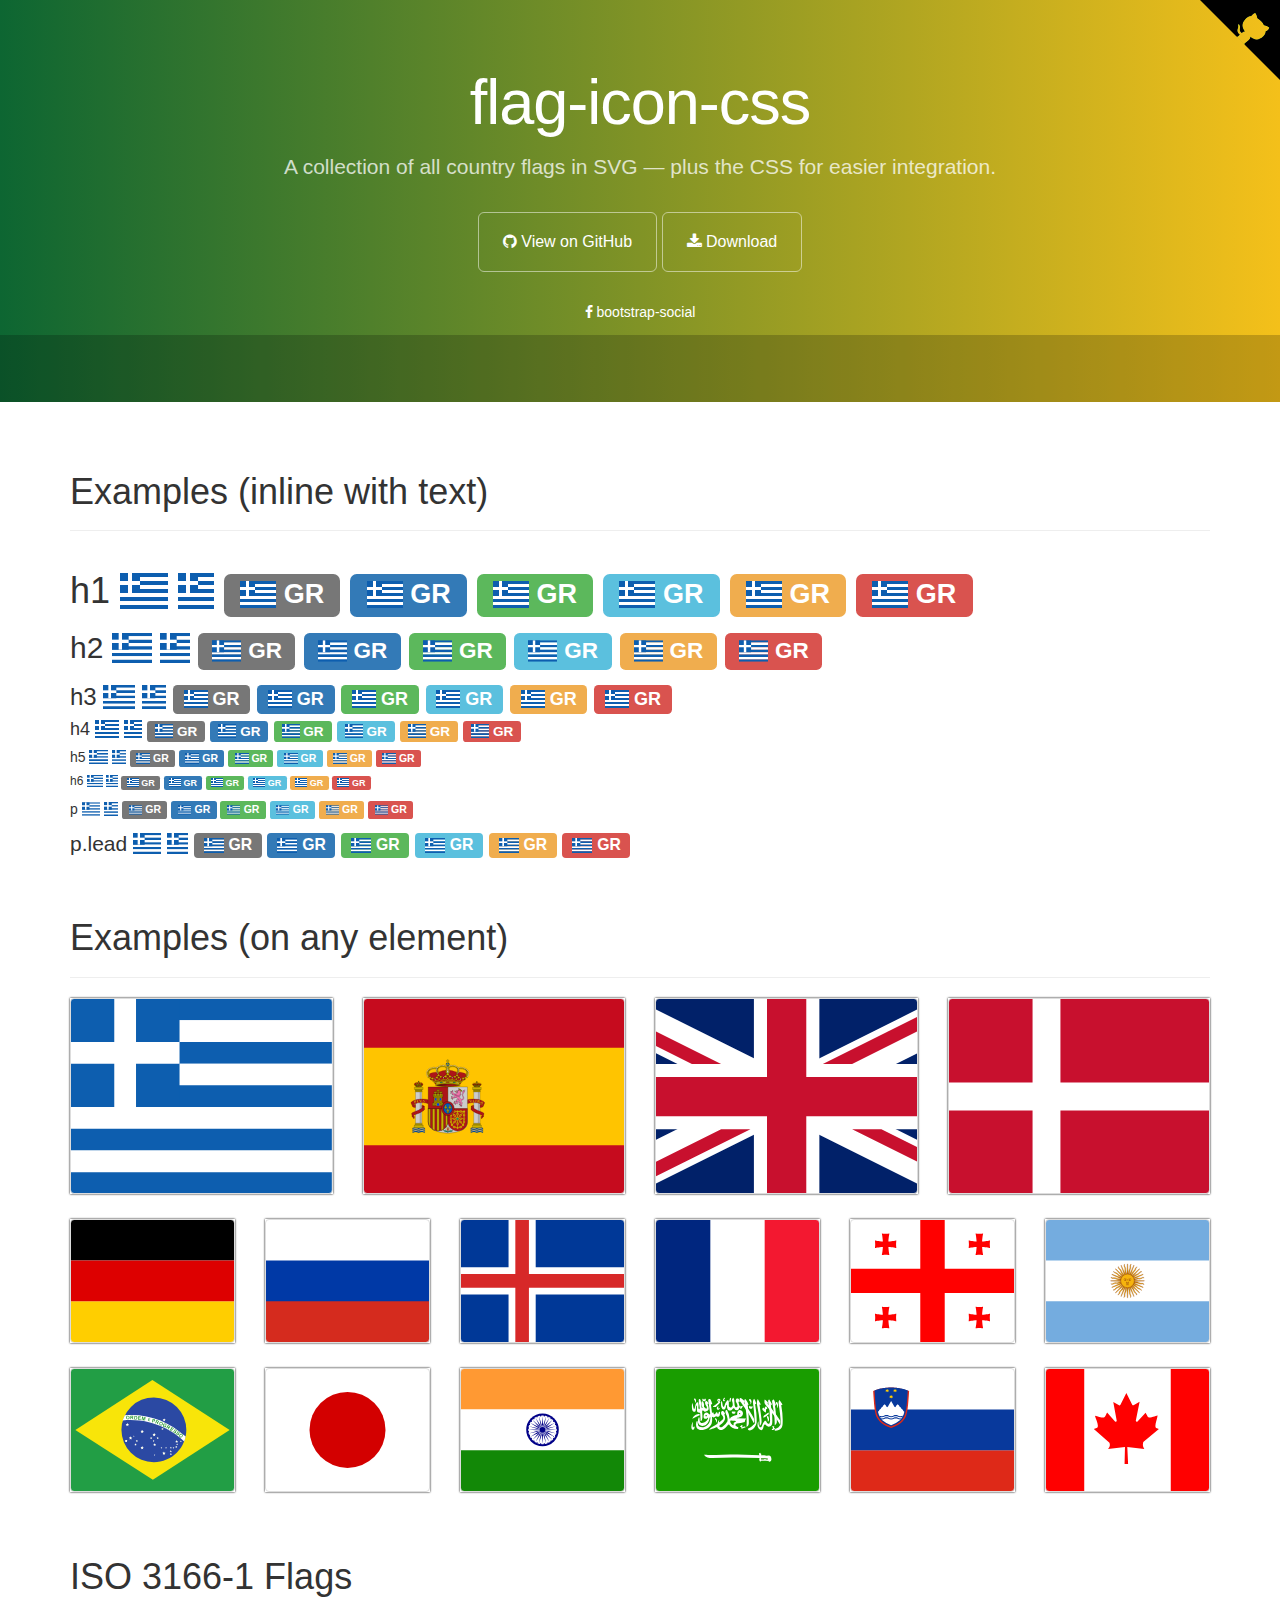
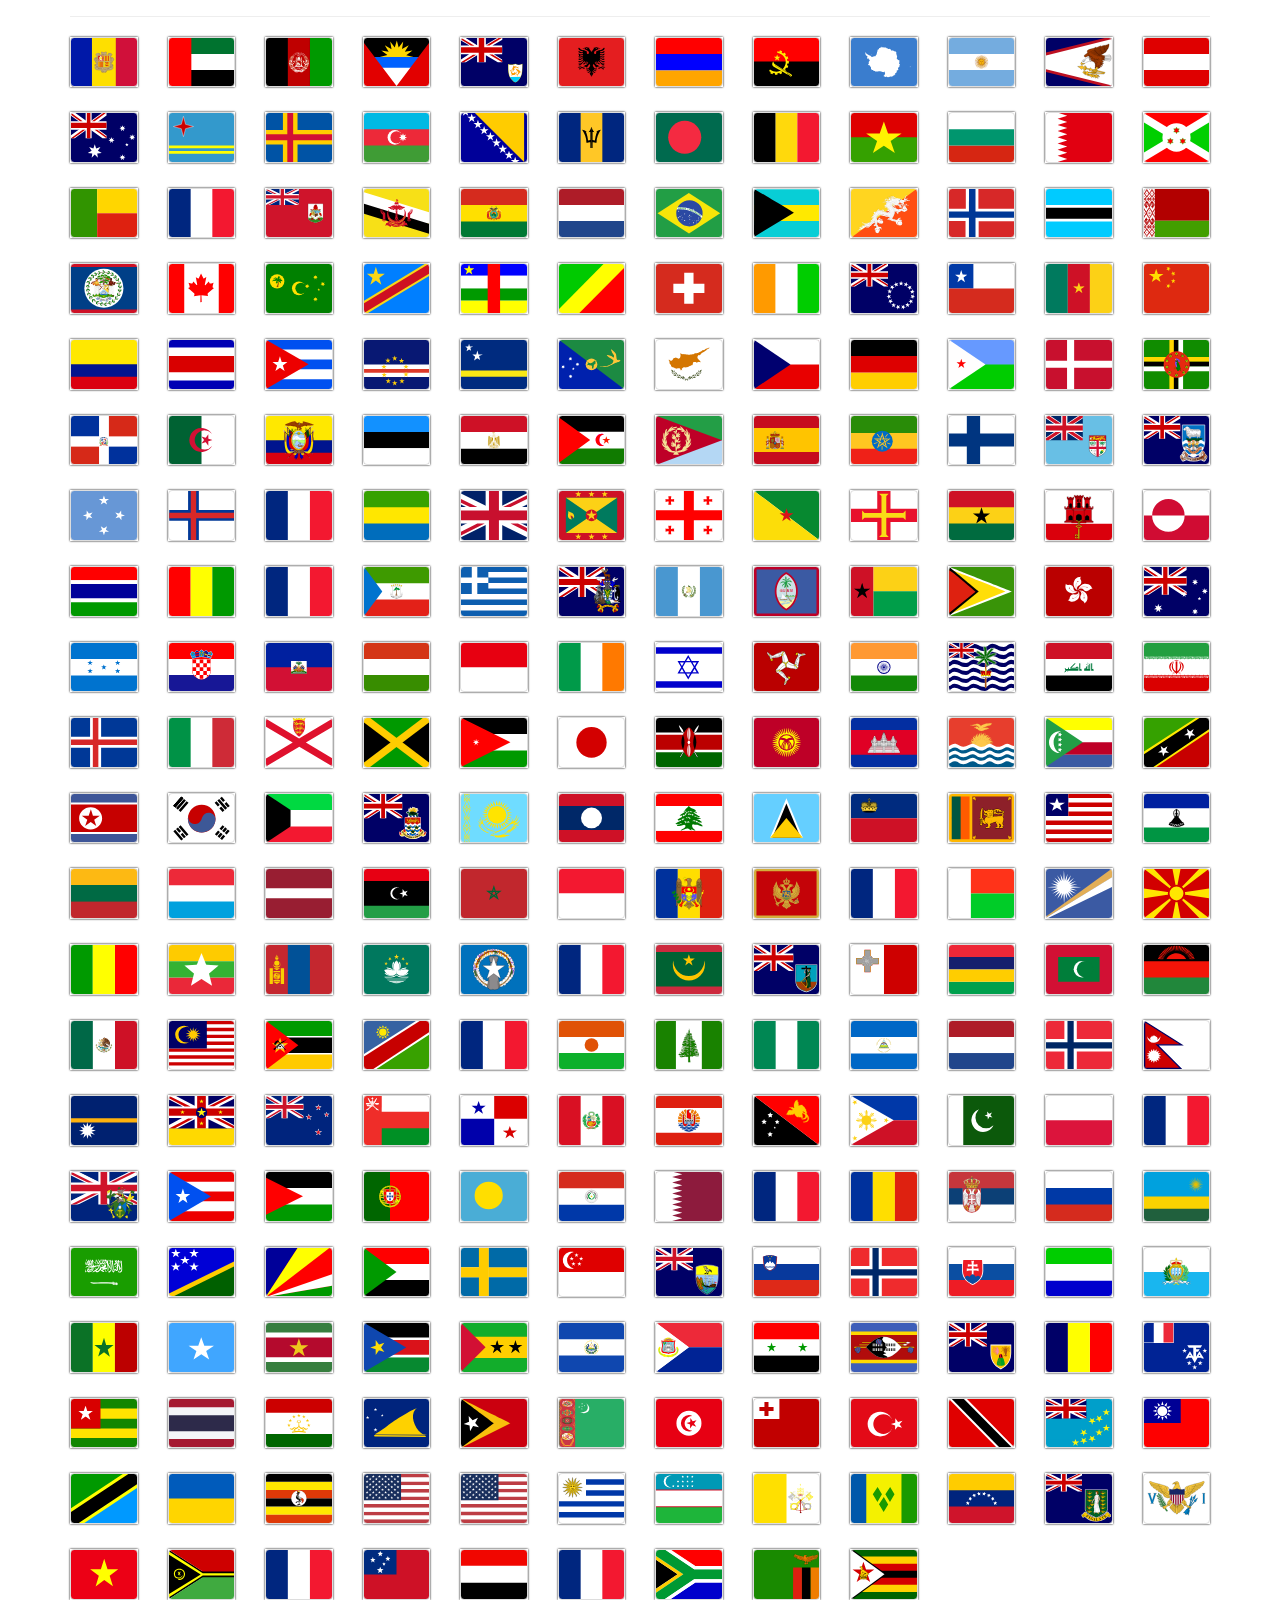
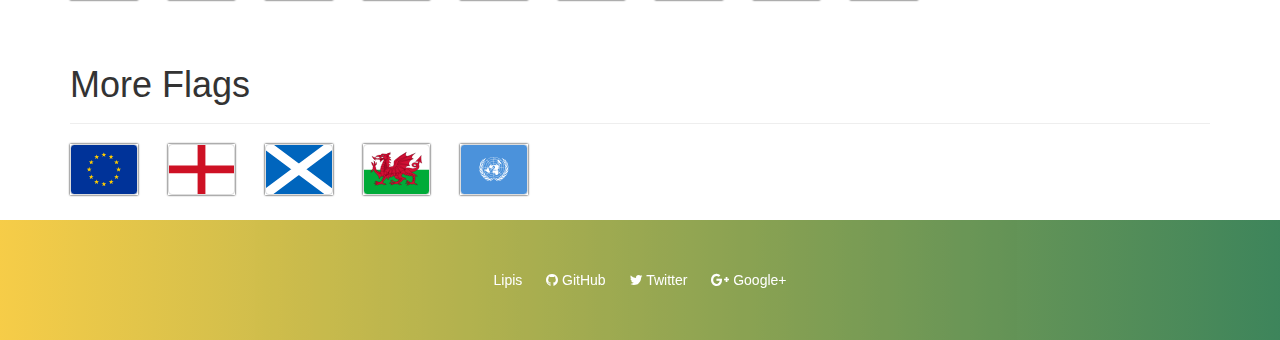
<file: assets/flags2/index.html>
<!DOCTYPE html>
<html lang="en">
  <head>
    <meta charset="utf-8">
    <meta name="viewport" content="width=device-width, initial-scale=1.0">
    <meta property="og:type" content="website" />
    <meta property="og:url" content="https://lipis.github.io/flag-icon-css/" />

    <title>SVG Country Flags | flag-icon-css</title>

    <link href="https://maxcdn.bootstrapcdn.com/bootstrap/3.3.6/css/bootstrap.min.css" rel="stylesheet" id="bootstrap">
    <link href="https://maxcdn.bootstrapcdn.com/font-awesome/4.5.0/css/font-awesome.min.css" rel="stylesheet">
    <link href="./assets/docs.css" rel="stylesheet">
    <link href="./css/flag-icon.css" rel="stylesheet">
  </head>

  <body>
    <div class="jumbotron">
      <div class="container">
        <h1>flag-icon-css</h1>
        <p>
          A collection of all country flags in SVG — plus the CSS for easier integration.
        </p>
        <a href="https://github.com/lipis/flag-icon-css" class="btn btn-outline btn-lg"><span class="fa fa-github"></span> View on GitHub</a>
        <a href="https://github.com/lipis/flag-icon-css/archive/master.zip" class="btn btn-outline btn-lg"><span class="fa fa-download"></span> Download</a>
        <ul class="jumbotron-links">
          <li><a href="https://lipis.github.io/bootstrap-social"><span class="fa fa-facebook"></span> bootstrap-social</a></li>
        </ul>
      </div>
      <div class="bottom">
        <iframe src="https://ghbtns.com/github-btn.html?user=lipis&amp;repo=flag-icon-css&amp;type=watch&amp;count=true" class="social-share"></iframe>
      </div>
    </div>
    <script>
      if (window.location.hostname.indexOf('github') > 0) {
        window.location.replace("http://flag-icon-css.lip.is/");
      }
    </script>
    <div class="container">
      <section id="examples">
        <div class="page-header">
          <h1>Examples (inline with text)</h1>
        </div>
        <div class="no-wrap">
          <h1>
            h1
            <span class="flag-icon flag-icon-gr"></span>
            <span class="flag-icon flag-icon-squared flag-icon-gr"></span>
            <span class="label label-default"><span class="flag-icon flag-icon-gr"></span> GR</span>
            <span class="label label-primary"><span class="flag-icon flag-icon-gr"></span> GR</span>
            <span class="label label-success"><span class="flag-icon flag-icon-gr"></span> GR</span>
            <span class="label label-info"><span class="flag-icon flag-icon-gr"></span> GR</span>
            <span class="label label-warning"><span class="flag-icon flag-icon-gr"></span> GR</span>
            <span class="label label-danger"><span class="flag-icon flag-icon-gr"></span> GR</span>
          </h1>
          <h2>
            h2
            <span class="flag-icon flag-icon-gr"></span>
            <span class="flag-icon flag-icon-squared flag-icon-gr"></span>
            <span class="label label-default"><span class="flag-icon flag-icon-gr"></span> GR</span>
            <span class="label label-primary"><span class="flag-icon flag-icon-gr"></span> GR</span>
            <span class="label label-success"><span class="flag-icon flag-icon-gr"></span> GR</span>
            <span class="label label-info"><span class="flag-icon flag-icon-gr"></span> GR</span>
            <span class="label label-warning"><span class="flag-icon flag-icon-gr"></span> GR</span>
            <span class="label label-danger"><span class="flag-icon flag-icon-gr"></span> GR</span>
          </h2>
          <h3>
            h3
            <span class="flag-icon flag-icon-gr"></span>
            <span class="flag-icon flag-icon-squared flag-icon-gr"></span>
            <span class="label label-default"><span class="flag-icon flag-icon-gr"></span> GR</span>
            <span class="label label-primary"><span class="flag-icon flag-icon-gr"></span> GR</span>
            <span class="label label-success"><span class="flag-icon flag-icon-gr"></span> GR</span>
            <span class="label label-info"><span class="flag-icon flag-icon-gr"></span> GR</span>
            <span class="label label-warning"><span class="flag-icon flag-icon-gr"></span> GR</span>
            <span class="label label-danger"><span class="flag-icon flag-icon-gr"></span> GR</span>
          </h3>
          <h4>
            h4
            <span class="flag-icon flag-icon-gr"></span>
            <span class="flag-icon flag-icon-squared flag-icon-gr"></span>
            <span class="label label-default"><span class="flag-icon flag-icon-gr"></span> GR</span>
            <span class="label label-primary"><span class="flag-icon flag-icon-gr"></span> GR</span>
            <span class="label label-success"><span class="flag-icon flag-icon-gr"></span> GR</span>
            <span class="label label-info"><span class="flag-icon flag-icon-gr"></span> GR</span>
            <span class="label label-warning"><span class="flag-icon flag-icon-gr"></span> GR</span>
            <span class="label label-danger"><span class="flag-icon flag-icon-gr"></span> GR</span>
          </h4>
          <h5>
            h5
            <span class="flag-icon flag-icon-gr"></span>
            <span class="flag-icon flag-icon-squared flag-icon-gr"></span>
            <span class="label label-default"><span class="flag-icon flag-icon-gr"></span> GR</span>
            <span class="label label-primary"><span class="flag-icon flag-icon-gr"></span> GR</span>
            <span class="label label-success"><span class="flag-icon flag-icon-gr"></span> GR</span>
            <span class="label label-info"><span class="flag-icon flag-icon-gr"></span> GR</span>
            <span class="label label-warning"><span class="flag-icon flag-icon-gr"></span> GR</span>
            <span class="label label-danger"><span class="flag-icon flag-icon-gr"></span> GR</span>
          </h5>
          <h6>
            h6
            <span class="flag-icon flag-icon-gr"></span>
            <span class="flag-icon flag-icon-squared flag-icon-gr"></span>
            <span class="label label-default"><span class="flag-icon flag-icon-gr"></span> GR</span>
            <span class="label label-primary"><span class="flag-icon flag-icon-gr"></span> GR</span>
            <span class="label label-success"><span class="flag-icon flag-icon-gr"></span> GR</span>
            <span class="label label-info"><span class="flag-icon flag-icon-gr"></span> GR</span>
            <span class="label label-warning"><span class="flag-icon flag-icon-gr"></span> GR</span>
            <span class="label label-danger"><span class="flag-icon flag-icon-gr"></span> GR</span>
          </h6>
          <p>
            p
            <span class="flag-icon flag-icon-gr"></span>
            <span class="flag-icon flag-icon-squared flag-icon-gr"></span>
            <span class="label label-default"><span class="flag-icon flag-icon-gr"></span> GR</span>
            <span class="label label-primary"><span class="flag-icon flag-icon-gr"></span> GR</span>
            <span class="label label-success"><span class="flag-icon flag-icon-gr"></span> GR</span>
            <span class="label label-info"><span class="flag-icon flag-icon-gr"></span> GR</span>
            <span class="label label-warning"><span class="flag-icon flag-icon-gr"></span> GR</span>
            <span class="label label-danger"><span class="flag-icon flag-icon-gr"></span> GR</span>
          </p>
          <p class="lead">
            p.lead
            <span class="flag-icon flag-icon-gr"></span>
            <span class="flag-icon flag-icon-squared flag-icon-gr"></span>
            <span class="label label-default"><span class="flag-icon flag-icon-gr"></span> GR</span>
            <span class="label label-primary"><span class="flag-icon flag-icon-gr"></span> GR</span>
            <span class="label label-success"><span class="flag-icon flag-icon-gr"></span> GR</span>
            <span class="label label-info"><span class="flag-icon flag-icon-gr"></span> GR</span>
            <span class="label label-warning"><span class="flag-icon flag-icon-gr"></span> GR</span>
            <span class="label label-danger"><span class="flag-icon flag-icon-gr"></span> GR</span>
          </p>
        </section>
      </section>
      <section id="more" class="d">
        <div class="page-header">
          <h1>Examples (on any element)</h1>
        </div>
        <div class="row">
          <div class="col-lg-3 col-md-4 col-sm-4 col-xs-6">
            <div class="flag-wrapper">
              <div class="img-thumbnail flag flag-icon-background flag-icon-gr"></div>
            </div>
          </div>
          <div class="col-lg-3 col-md-4 col-sm-4 col-xs-6">
            <div class="flag-wrapper">
              <div class="img-thumbnail flag flag-icon-background flag-icon-es"></div>
            </div>
          </div>
          <div class="col-lg-3 col-md-4 col-sm-4 col-xs-3">
            <div class="flag-wrapper">
              <div class="img-thumbnail flag flag-icon-background flag-icon-gb"></div>
            </div>
          </div>
          <div class="col-lg-3 col-sm-2 col-xs-3">
            <div class="flag-wrapper">
              <div class="img-thumbnail flag flag-icon-background flag-icon-dk"></div>
            </div>
          </div>
          <div class="col-sm-2 col-xs-3">
            <div class="flag-wrapper">
              <div class="img-thumbnail flag flag-icon-background flag-icon-de"></div>
            </div>
          </div>
          <div class="col-sm-2 col-xs-3">
            <div class="flag-wrapper">
              <div class="img-thumbnail flag flag-icon-background flag-icon-ru"></div>
            </div>
          </div>
          <div class="col-sm-2 col-xs-3">
            <div class="flag-wrapper">
              <div class="img-thumbnail flag flag-icon-background flag-icon-is"></div>
            </div>
          </div>
          <div class="col-sm-2 col-xs-3">
            <div class="flag-wrapper">
              <div class="img-thumbnail flag flag-icon-background flag-icon-fr"></div>
            </div>
          </div>
          <div class="col-sm-2 col-xs-3">
            <div class="flag-wrapper">
              <div class="img-thumbnail flag flag-icon-background flag-icon-ge"></div>
            </div>
          </div>
          <div class="col-sm-2 col-xs-3">
            <div class="flag-wrapper">
              <div class="img-thumbnail flag flag-icon-background flag-icon-ar"></div>
            </div>
          </div>
          <div class="col-sm-2 col-xs-3">
            <div class="flag-wrapper">
              <div class="img-thumbnail flag flag-icon-background flag-icon-br"></div>
            </div>
          </div>
          <div class="col-sm-2 col-xs-3">
            <div class="flag-wrapper">
              <div class="img-thumbnail flag flag-icon-background flag-icon-jp"></div>
            </div>
          </div>
          <div class="col-sm-2 col-xs-3 hidden-xs">
            <div class="flag-wrapper">
              <div class="img-thumbnail flag flag-icon-background flag-icon-in"></div>
            </div>
          </div>
          <div class="col-sm-2 col-xs-3">
            <div class="flag-wrapper">
              <div class="img-thumbnail flag flag-icon-background flag-icon-sa"></div>
            </div>
          </div>
          <div class="col-sm-2 col-xs-3">
            <div class="flag-wrapper">
              <div class="img-thumbnail flag flag-icon-background flag-icon-si"></div>
            </div>
          </div>
          <div class="col-sm-2 col-xs-3 visible-lg">
            <div class="flag-wrapper">
              <div class="img-thumbnail flag flag-icon-background flag-icon-ca"></div>
            </div>
          </div>
        </div>
      </section>
      <section class="all-flags">
        <div class="page-header">
          <h1>ISO 3166-1 Flags</h1>
        </div>
        <div class="row">
          <div class="col-md-1 col-sm-2 col-xs-3"><div class="flag-wrapper"><div class="img-thumbnail flag flag-icon-background flag-icon-ad" title="ad" id="ad"></div></div></div>
          <div class="col-md-1 col-sm-2 col-xs-3"><div class="flag-wrapper"><div class="img-thumbnail flag flag-icon-background flag-icon-ae" title="ae" id="ae"></div></div></div>
          <div class="col-md-1 col-sm-2 col-xs-3"><div class="flag-wrapper"><div class="img-thumbnail flag flag-icon-background flag-icon-af" title="af" id="af"></div></div></div>
          <div class="col-md-1 col-sm-2 col-xs-3"><div class="flag-wrapper"><div class="img-thumbnail flag flag-icon-background flag-icon-ag" title="ag" id="ag"></div></div></div>
          <div class="col-md-1 col-sm-2 col-xs-3"><div class="flag-wrapper"><div class="img-thumbnail flag flag-icon-background flag-icon-ai" title="ai" id="ai"></div></div></div>
          <div class="col-md-1 col-sm-2 col-xs-3"><div class="flag-wrapper"><div class="img-thumbnail flag flag-icon-background flag-icon-al" title="al" id="al"></div></div></div>
          <div class="col-md-1 col-sm-2 col-xs-3"><div class="flag-wrapper"><div class="img-thumbnail flag flag-icon-background flag-icon-am" title="am" id="am"></div></div></div>
          <div class="col-md-1 col-sm-2 col-xs-3"><div class="flag-wrapper"><div class="img-thumbnail flag flag-icon-background flag-icon-ao" title="ao" id="ao"></div></div></div>
          <div class="col-md-1 col-sm-2 col-xs-3"><div class="flag-wrapper"><div class="img-thumbnail flag flag-icon-background flag-icon-aq" title="aq" id="aq"></div></div></div>
          <div class="col-md-1 col-sm-2 col-xs-3"><div class="flag-wrapper"><div class="img-thumbnail flag flag-icon-background flag-icon-ar" title="ar" id="ar"></div></div></div>
          <div class="col-md-1 col-sm-2 col-xs-3"><div class="flag-wrapper"><div class="img-thumbnail flag flag-icon-background flag-icon-as" title="as" id="as"></div></div></div>
          <div class="col-md-1 col-sm-2 col-xs-3"><div class="flag-wrapper"><div class="img-thumbnail flag flag-icon-background flag-icon-at" title="at" id="at"></div></div></div>
          <div class="col-md-1 col-sm-2 col-xs-3"><div class="flag-wrapper"><div class="img-thumbnail flag flag-icon-background flag-icon-au" title="au" id="au"></div></div></div>
          <div class="col-md-1 col-sm-2 col-xs-3"><div class="flag-wrapper"><div class="img-thumbnail flag flag-icon-background flag-icon-aw" title="aw" id="aw"></div></div></div>
          <div class="col-md-1 col-sm-2 col-xs-3"><div class="flag-wrapper"><div class="img-thumbnail flag flag-icon-background flag-icon-ax" title="ax" id="ax"></div></div></div>
          <div class="col-md-1 col-sm-2 col-xs-3"><div class="flag-wrapper"><div class="img-thumbnail flag flag-icon-background flag-icon-az" title="az" id="az"></div></div></div>
          <div class="col-md-1 col-sm-2 col-xs-3"><div class="flag-wrapper"><div class="img-thumbnail flag flag-icon-background flag-icon-ba" title="ba" id="ba"></div></div></div>
          <div class="col-md-1 col-sm-2 col-xs-3"><div class="flag-wrapper"><div class="img-thumbnail flag flag-icon-background flag-icon-bb" title="bb" id="bb"></div></div></div>
          <div class="col-md-1 col-sm-2 col-xs-3"><div class="flag-wrapper"><div class="img-thumbnail flag flag-icon-background flag-icon-bd" title="bd" id="bd"></div></div></div>
          <div class="col-md-1 col-sm-2 col-xs-3"><div class="flag-wrapper"><div class="img-thumbnail flag flag-icon-background flag-icon-be" title="be" id="be"></div></div></div>
          <div class="col-md-1 col-sm-2 col-xs-3"><div class="flag-wrapper"><div class="img-thumbnail flag flag-icon-background flag-icon-bf" title="bf" id="bf"></div></div></div>
          <div class="col-md-1 col-sm-2 col-xs-3"><div class="flag-wrapper"><div class="img-thumbnail flag flag-icon-background flag-icon-bg" title="bg" id="bg"></div></div></div>
          <div class="col-md-1 col-sm-2 col-xs-3"><div class="flag-wrapper"><div class="img-thumbnail flag flag-icon-background flag-icon-bh" title="bh" id="bh"></div></div></div>
          <div class="col-md-1 col-sm-2 col-xs-3"><div class="flag-wrapper"><div class="img-thumbnail flag flag-icon-background flag-icon-bi" title="bi" id="bi"></div></div></div>
          <div class="col-md-1 col-sm-2 col-xs-3"><div class="flag-wrapper"><div class="img-thumbnail flag flag-icon-background flag-icon-bj" title="bj" id="bj"></div></div></div>
          <div class="col-md-1 col-sm-2 col-xs-3"><div class="flag-wrapper"><div class="img-thumbnail flag flag-icon-background flag-icon-bl" title="bl" id="bl"></div></div></div>
          <div class="col-md-1 col-sm-2 col-xs-3"><div class="flag-wrapper"><div class="img-thumbnail flag flag-icon-background flag-icon-bm" title="bm" id="bm"></div></div></div>
          <div class="col-md-1 col-sm-2 col-xs-3"><div class="flag-wrapper"><div class="img-thumbnail flag flag-icon-background flag-icon-bn" title="bn" id="bn"></div></div></div>
          <div class="col-md-1 col-sm-2 col-xs-3"><div class="flag-wrapper"><div class="img-thumbnail flag flag-icon-background flag-icon-bo" title="bo" id="bo"></div></div></div>
          <div class="col-md-1 col-sm-2 col-xs-3"><div class="flag-wrapper"><div class="img-thumbnail flag flag-icon-background flag-icon-bq" title="bq" id="bq"></div></div></div>
          <div class="col-md-1 col-sm-2 col-xs-3"><div class="flag-wrapper"><div class="img-thumbnail flag flag-icon-background flag-icon-br" title="br" id="br"></div></div></div>
          <div class="col-md-1 col-sm-2 col-xs-3"><div class="flag-wrapper"><div class="img-thumbnail flag flag-icon-background flag-icon-bs" title="bs" id="bs"></div></div></div>
          <div class="col-md-1 col-sm-2 col-xs-3"><div class="flag-wrapper"><div class="img-thumbnail flag flag-icon-background flag-icon-bt" title="bt" id="bt"></div></div></div>
          <div class="col-md-1 col-sm-2 col-xs-3"><div class="flag-wrapper"><div class="img-thumbnail flag flag-icon-background flag-icon-bv" title="bv" id="bv"></div></div></div>
          <div class="col-md-1 col-sm-2 col-xs-3"><div class="flag-wrapper"><div class="img-thumbnail flag flag-icon-background flag-icon-bw" title="bw" id="bw"></div></div></div>
          <div class="col-md-1 col-sm-2 col-xs-3"><div class="flag-wrapper"><div class="img-thumbnail flag flag-icon-background flag-icon-by" title="by" id="by"></div></div></div>
          <div class="col-md-1 col-sm-2 col-xs-3"><div class="flag-wrapper"><div class="img-thumbnail flag flag-icon-background flag-icon-bz" title="bz" id="bz"></div></div></div>
          <div class="col-md-1 col-sm-2 col-xs-3"><div class="flag-wrapper"><div class="img-thumbnail flag flag-icon-background flag-icon-ca" title="ca" id="ca"></div></div></div>
          <div class="col-md-1 col-sm-2 col-xs-3"><div class="flag-wrapper"><div class="img-thumbnail flag flag-icon-background flag-icon-cc" title="cc" id="cc"></div></div></div>
          <div class="col-md-1 col-sm-2 col-xs-3"><div class="flag-wrapper"><div class="img-thumbnail flag flag-icon-background flag-icon-cd" title="cd" id="cd"></div></div></div>
          <div class="col-md-1 col-sm-2 col-xs-3"><div class="flag-wrapper"><div class="img-thumbnail flag flag-icon-background flag-icon-cf" title="cf" id="cf"></div></div></div>
          <div class="col-md-1 col-sm-2 col-xs-3"><div class="flag-wrapper"><div class="img-thumbnail flag flag-icon-background flag-icon-cg" title="cg" id="cg"></div></div></div>
          <div class="col-md-1 col-sm-2 col-xs-3"><div class="flag-wrapper"><div class="img-thumbnail flag flag-icon-background flag-icon-ch" title="ch" id="ch"></div></div></div>
          <div class="col-md-1 col-sm-2 col-xs-3"><div class="flag-wrapper"><div class="img-thumbnail flag flag-icon-background flag-icon-ci" title="ci" id="ci"></div></div></div>
          <div class="col-md-1 col-sm-2 col-xs-3"><div class="flag-wrapper"><div class="img-thumbnail flag flag-icon-background flag-icon-ck" title="ck" id="ck"></div></div></div>
          <div class="col-md-1 col-sm-2 col-xs-3"><div class="flag-wrapper"><div class="img-thumbnail flag flag-icon-background flag-icon-cl" title="cl" id="cl"></div></div></div>
          <div class="col-md-1 col-sm-2 col-xs-3"><div class="flag-wrapper"><div class="img-thumbnail flag flag-icon-background flag-icon-cm" title="cm" id="cm"></div></div></div>
          <div class="col-md-1 col-sm-2 col-xs-3"><div class="flag-wrapper"><div class="img-thumbnail flag flag-icon-background flag-icon-cn" title="cn" id="cn"></div></div></div>
          <div class="col-md-1 col-sm-2 col-xs-3"><div class="flag-wrapper"><div class="img-thumbnail flag flag-icon-background flag-icon-co" title="co" id="co"></div></div></div>
          <div class="col-md-1 col-sm-2 col-xs-3"><div class="flag-wrapper"><div class="img-thumbnail flag flag-icon-background flag-icon-cr" title="cr" id="cr"></div></div></div>
          <div class="col-md-1 col-sm-2 col-xs-3"><div class="flag-wrapper"><div class="img-thumbnail flag flag-icon-background flag-icon-cu" title="cu" id="cu"></div></div></div>
          <div class="col-md-1 col-sm-2 col-xs-3"><div class="flag-wrapper"><div class="img-thumbnail flag flag-icon-background flag-icon-cv" title="cv" id="cv"></div></div></div>
          <div class="col-md-1 col-sm-2 col-xs-3"><div class="flag-wrapper"><div class="img-thumbnail flag flag-icon-background flag-icon-cw" title="cw" id="cw"></div></div></div>
          <div class="col-md-1 col-sm-2 col-xs-3"><div class="flag-wrapper"><div class="img-thumbnail flag flag-icon-background flag-icon-cx" title="cx" id="cx"></div></div></div>
          <div class="col-md-1 col-sm-2 col-xs-3"><div class="flag-wrapper"><div class="img-thumbnail flag flag-icon-background flag-icon-cy" title="cy" id="cy"></div></div></div>
          <div class="col-md-1 col-sm-2 col-xs-3"><div class="flag-wrapper"><div class="img-thumbnail flag flag-icon-background flag-icon-cz" title="cz" id="cz"></div></div></div>
          <div class="col-md-1 col-sm-2 col-xs-3"><div class="flag-wrapper"><div class="img-thumbnail flag flag-icon-background flag-icon-de" title="de" id="de"></div></div></div>
          <div class="col-md-1 col-sm-2 col-xs-3"><div class="flag-wrapper"><div class="img-thumbnail flag flag-icon-background flag-icon-dj" title="dj" id="dj"></div></div></div>
          <div class="col-md-1 col-sm-2 col-xs-3"><div class="flag-wrapper"><div class="img-thumbnail flag flag-icon-background flag-icon-dk" title="dk" id="dk"></div></div></div>
          <div class="col-md-1 col-sm-2 col-xs-3"><div class="flag-wrapper"><div class="img-thumbnail flag flag-icon-background flag-icon-dm" title="dm" id="dm"></div></div></div>
          <div class="col-md-1 col-sm-2 col-xs-3"><div class="flag-wrapper"><div class="img-thumbnail flag flag-icon-background flag-icon-do" title="do" id="do"></div></div></div>
          <div class="col-md-1 col-sm-2 col-xs-3"><div class="flag-wrapper"><div class="img-thumbnail flag flag-icon-background flag-icon-dz" title="dz" id="dz"></div></div></div>
          <div class="col-md-1 col-sm-2 col-xs-3"><div class="flag-wrapper"><div class="img-thumbnail flag flag-icon-background flag-icon-ec" title="ec" id="ec"></div></div></div>
          <div class="col-md-1 col-sm-2 col-xs-3"><div class="flag-wrapper"><div class="img-thumbnail flag flag-icon-background flag-icon-ee" title="ee" id="ee"></div></div></div>
          <div class="col-md-1 col-sm-2 col-xs-3"><div class="flag-wrapper"><div class="img-thumbnail flag flag-icon-background flag-icon-eg" title="eg" id="eg"></div></div></div>
          <div class="col-md-1 col-sm-2 col-xs-3"><div class="flag-wrapper"><div class="img-thumbnail flag flag-icon-background flag-icon-eh" title="eh" id="eh"></div></div></div>
          <div class="col-md-1 col-sm-2 col-xs-3"><div class="flag-wrapper"><div class="img-thumbnail flag flag-icon-background flag-icon-er" title="er" id="er"></div></div></div>
          <div class="col-md-1 col-sm-2 col-xs-3"><div class="flag-wrapper"><div class="img-thumbnail flag flag-icon-background flag-icon-es" title="es" id="es"></div></div></div>
          <div class="col-md-1 col-sm-2 col-xs-3"><div class="flag-wrapper"><div class="img-thumbnail flag flag-icon-background flag-icon-et" title="et" id="et"></div></div></div>
          <div class="col-md-1 col-sm-2 col-xs-3"><div class="flag-wrapper"><div class="img-thumbnail flag flag-icon-background flag-icon-fi" title="fi" id="fi"></div></div></div>
          <div class="col-md-1 col-sm-2 col-xs-3"><div class="flag-wrapper"><div class="img-thumbnail flag flag-icon-background flag-icon-fj" title="fj" id="fj"></div></div></div>
          <div class="col-md-1 col-sm-2 col-xs-3"><div class="flag-wrapper"><div class="img-thumbnail flag flag-icon-background flag-icon-fk" title="fk" id="fk"></div></div></div>
          <div class="col-md-1 col-sm-2 col-xs-3"><div class="flag-wrapper"><div class="img-thumbnail flag flag-icon-background flag-icon-fm" title="fm" id="fm"></div></div></div>
          <div class="col-md-1 col-sm-2 col-xs-3"><div class="flag-wrapper"><div class="img-thumbnail flag flag-icon-background flag-icon-fo" title="fo" id="fo"></div></div></div>
          <div class="col-md-1 col-sm-2 col-xs-3"><div class="flag-wrapper"><div class="img-thumbnail flag flag-icon-background flag-icon-fr" title="fr" id="fr"></div></div></div>
          <div class="col-md-1 col-sm-2 col-xs-3"><div class="flag-wrapper"><div class="img-thumbnail flag flag-icon-background flag-icon-ga" title="ga" id="ga"></div></div></div>
          <div class="col-md-1 col-sm-2 col-xs-3"><div class="flag-wrapper"><div class="img-thumbnail flag flag-icon-background flag-icon-gb" title="gb" id="gb"></div></div></div>
          <div class="col-md-1 col-sm-2 col-xs-3"><div class="flag-wrapper"><div class="img-thumbnail flag flag-icon-background flag-icon-gd" title="gd" id="gd"></div></div></div>
          <div class="col-md-1 col-sm-2 col-xs-3"><div class="flag-wrapper"><div class="img-thumbnail flag flag-icon-background flag-icon-ge" title="ge" id="ge"></div></div></div>
          <div class="col-md-1 col-sm-2 col-xs-3"><div class="flag-wrapper"><div class="img-thumbnail flag flag-icon-background flag-icon-gf" title="gf" id="gf"></div></div></div>
          <div class="col-md-1 col-sm-2 col-xs-3"><div class="flag-wrapper"><div class="img-thumbnail flag flag-icon-background flag-icon-gg" title="gg" id="gg"></div></div></div>
          <div class="col-md-1 col-sm-2 col-xs-3"><div class="flag-wrapper"><div class="img-thumbnail flag flag-icon-background flag-icon-gh" title="gh" id="gh"></div></div></div>
          <div class="col-md-1 col-sm-2 col-xs-3"><div class="flag-wrapper"><div class="img-thumbnail flag flag-icon-background flag-icon-gi" title="gi" id="gi"></div></div></div>
          <div class="col-md-1 col-sm-2 col-xs-3"><div class="flag-wrapper"><div class="img-thumbnail flag flag-icon-background flag-icon-gl" title="gl" id="gl"></div></div></div>
          <div class="col-md-1 col-sm-2 col-xs-3"><div class="flag-wrapper"><div class="img-thumbnail flag flag-icon-background flag-icon-gm" title="gm" id="gm"></div></div></div>
          <div class="col-md-1 col-sm-2 col-xs-3"><div class="flag-wrapper"><div class="img-thumbnail flag flag-icon-background flag-icon-gn" title="gn" id="gn"></div></div></div>
          <div class="col-md-1 col-sm-2 col-xs-3"><div class="flag-wrapper"><div class="img-thumbnail flag flag-icon-background flag-icon-gp" title="gp" id="gp"></div></div></div>
          <div class="col-md-1 col-sm-2 col-xs-3"><div class="flag-wrapper"><div class="img-thumbnail flag flag-icon-background flag-icon-gq" title="gq" id="gq"></div></div></div>
          <div class="col-md-1 col-sm-2 col-xs-3"><div class="flag-wrapper"><div class="img-thumbnail flag flag-icon-background flag-icon-gr" title="gr" id="gr"></div></div></div>
          <div class="col-md-1 col-sm-2 col-xs-3"><div class="flag-wrapper"><div class="img-thumbnail flag flag-icon-background flag-icon-gs" title="gs" id="gs"></div></div></div>
          <div class="col-md-1 col-sm-2 col-xs-3"><div class="flag-wrapper"><div class="img-thumbnail flag flag-icon-background flag-icon-gt" title="gt" id="gt"></div></div></div>
          <div class="col-md-1 col-sm-2 col-xs-3"><div class="flag-wrapper"><div class="img-thumbnail flag flag-icon-background flag-icon-gu" title="gu" id="gu"></div></div></div>
          <div class="col-md-1 col-sm-2 col-xs-3"><div class="flag-wrapper"><div class="img-thumbnail flag flag-icon-background flag-icon-gw" title="gw" id="gw"></div></div></div>
          <div class="col-md-1 col-sm-2 col-xs-3"><div class="flag-wrapper"><div class="img-thumbnail flag flag-icon-background flag-icon-gy" title="gy" id="gy"></div></div></div>
          <div class="col-md-1 col-sm-2 col-xs-3"><div class="flag-wrapper"><div class="img-thumbnail flag flag-icon-background flag-icon-hk" title="hk" id="hk"></div></div></div>
          <div class="col-md-1 col-sm-2 col-xs-3"><div class="flag-wrapper"><div class="img-thumbnail flag flag-icon-background flag-icon-hm" title="hm" id="hm"></div></div></div>
          <div class="col-md-1 col-sm-2 col-xs-3"><div class="flag-wrapper"><div class="img-thumbnail flag flag-icon-background flag-icon-hn" title="hn" id="hn"></div></div></div>
          <div class="col-md-1 col-sm-2 col-xs-3"><div class="flag-wrapper"><div class="img-thumbnail flag flag-icon-background flag-icon-hr" title="hr" id="hr"></div></div></div>
          <div class="col-md-1 col-sm-2 col-xs-3"><div class="flag-wrapper"><div class="img-thumbnail flag flag-icon-background flag-icon-ht" title="ht" id="ht"></div></div></div>
          <div class="col-md-1 col-sm-2 col-xs-3"><div class="flag-wrapper"><div class="img-thumbnail flag flag-icon-background flag-icon-hu" title="hu" id="hu"></div></div></div>
          <div class="col-md-1 col-sm-2 col-xs-3"><div class="flag-wrapper"><div class="img-thumbnail flag flag-icon-background flag-icon-id" title="id" id="id"></div></div></div>
          <div class="col-md-1 col-sm-2 col-xs-3"><div class="flag-wrapper"><div class="img-thumbnail flag flag-icon-background flag-icon-ie" title="ie" id="ie"></div></div></div>
          <div class="col-md-1 col-sm-2 col-xs-3"><div class="flag-wrapper"><div class="img-thumbnail flag flag-icon-background flag-icon-il" title="il" id="il"></div></div></div>
          <div class="col-md-1 col-sm-2 col-xs-3"><div class="flag-wrapper"><div class="img-thumbnail flag flag-icon-background flag-icon-im" title="im" id="im"></div></div></div>
          <div class="col-md-1 col-sm-2 col-xs-3"><div class="flag-wrapper"><div class="img-thumbnail flag flag-icon-background flag-icon-in" title="in" id="in"></div></div></div>
          <div class="col-md-1 col-sm-2 col-xs-3"><div class="flag-wrapper"><div class="img-thumbnail flag flag-icon-background flag-icon-io" title="io" id="io"></div></div></div>
          <div class="col-md-1 col-sm-2 col-xs-3"><div class="flag-wrapper"><div class="img-thumbnail flag flag-icon-background flag-icon-iq" title="iq" id="iq"></div></div></div>
          <div class="col-md-1 col-sm-2 col-xs-3"><div class="flag-wrapper"><div class="img-thumbnail flag flag-icon-background flag-icon-ir" title="ir" id="ir"></div></div></div>
          <div class="col-md-1 col-sm-2 col-xs-3"><div class="flag-wrapper"><div class="img-thumbnail flag flag-icon-background flag-icon-is" title="is" id="is"></div></div></div>
          <div class="col-md-1 col-sm-2 col-xs-3"><div class="flag-wrapper"><div class="img-thumbnail flag flag-icon-background flag-icon-it" title="it" id="it"></div></div></div>
          <div class="col-md-1 col-sm-2 col-xs-3"><div class="flag-wrapper"><div class="img-thumbnail flag flag-icon-background flag-icon-je" title="je" id="je"></div></div></div>
          <div class="col-md-1 col-sm-2 col-xs-3"><div class="flag-wrapper"><div class="img-thumbnail flag flag-icon-background flag-icon-jm" title="jm" id="jm"></div></div></div>
          <div class="col-md-1 col-sm-2 col-xs-3"><div class="flag-wrapper"><div class="img-thumbnail flag flag-icon-background flag-icon-jo" title="jo" id="jo"></div></div></div>
          <div class="col-md-1 col-sm-2 col-xs-3"><div class="flag-wrapper"><div class="img-thumbnail flag flag-icon-background flag-icon-jp" title="jp" id="jp"></div></div></div>
          <div class="col-md-1 col-sm-2 col-xs-3"><div class="flag-wrapper"><div class="img-thumbnail flag flag-icon-background flag-icon-ke" title="ke" id="ke"></div></div></div>
          <div class="col-md-1 col-sm-2 col-xs-3"><div class="flag-wrapper"><div class="img-thumbnail flag flag-icon-background flag-icon-kg" title="kg" id="kg"></div></div></div>
          <div class="col-md-1 col-sm-2 col-xs-3"><div class="flag-wrapper"><div class="img-thumbnail flag flag-icon-background flag-icon-kh" title="kh" id="kh"></div></div></div>
          <div class="col-md-1 col-sm-2 col-xs-3"><div class="flag-wrapper"><div class="img-thumbnail flag flag-icon-background flag-icon-ki" title="ki" id="ki"></div></div></div>
          <div class="col-md-1 col-sm-2 col-xs-3"><div class="flag-wrapper"><div class="img-thumbnail flag flag-icon-background flag-icon-km" title="km" id="km"></div></div></div>
          <div class="col-md-1 col-sm-2 col-xs-3"><div class="flag-wrapper"><div class="img-thumbnail flag flag-icon-background flag-icon-kn" title="kn" id="kn"></div></div></div>
          <div class="col-md-1 col-sm-2 col-xs-3"><div class="flag-wrapper"><div class="img-thumbnail flag flag-icon-background flag-icon-kp" title="kp" id="kp"></div></div></div>
          <div class="col-md-1 col-sm-2 col-xs-3"><div class="flag-wrapper"><div class="img-thumbnail flag flag-icon-background flag-icon-kr" title="kr" id="kr"></div></div></div>
          <div class="col-md-1 col-sm-2 col-xs-3"><div class="flag-wrapper"><div class="img-thumbnail flag flag-icon-background flag-icon-kw" title="kw" id="kw"></div></div></div>
          <div class="col-md-1 col-sm-2 col-xs-3"><div class="flag-wrapper"><div class="img-thumbnail flag flag-icon-background flag-icon-ky" title="ky" id="ky"></div></div></div>
          <div class="col-md-1 col-sm-2 col-xs-3"><div class="flag-wrapper"><div class="img-thumbnail flag flag-icon-background flag-icon-kz" title="kz" id="kz"></div></div></div>
          <div class="col-md-1 col-sm-2 col-xs-3"><div class="flag-wrapper"><div class="img-thumbnail flag flag-icon-background flag-icon-la" title="la" id="la"></div></div></div>
          <div class="col-md-1 col-sm-2 col-xs-3"><div class="flag-wrapper"><div class="img-thumbnail flag flag-icon-background flag-icon-lb" title="lb" id="lb"></div></div></div>
          <div class="col-md-1 col-sm-2 col-xs-3"><div class="flag-wrapper"><div class="img-thumbnail flag flag-icon-background flag-icon-lc" title="lc" id="lc"></div></div></div>
          <div class="col-md-1 col-sm-2 col-xs-3"><div class="flag-wrapper"><div class="img-thumbnail flag flag-icon-background flag-icon-li" title="li" id="li"></div></div></div>
          <div class="col-md-1 col-sm-2 col-xs-3"><div class="flag-wrapper"><div class="img-thumbnail flag flag-icon-background flag-icon-lk" title="lk" id="lk"></div></div></div>
          <div class="col-md-1 col-sm-2 col-xs-3"><div class="flag-wrapper"><div class="img-thumbnail flag flag-icon-background flag-icon-lr" title="lr" id="lr"></div></div></div>
          <div class="col-md-1 col-sm-2 col-xs-3"><div class="flag-wrapper"><div class="img-thumbnail flag flag-icon-background flag-icon-ls" title="ls" id="ls"></div></div></div>
          <div class="col-md-1 col-sm-2 col-xs-3"><div class="flag-wrapper"><div class="img-thumbnail flag flag-icon-background flag-icon-lt" title="lt" id="lt"></div></div></div>
          <div class="col-md-1 col-sm-2 col-xs-3"><div class="flag-wrapper"><div class="img-thumbnail flag flag-icon-background flag-icon-lu" title="lu" id="lu"></div></div></div>
          <div class="col-md-1 col-sm-2 col-xs-3"><div class="flag-wrapper"><div class="img-thumbnail flag flag-icon-background flag-icon-lv" title="lv" id="lv"></div></div></div>
          <div class="col-md-1 col-sm-2 col-xs-3"><div class="flag-wrapper"><div class="img-thumbnail flag flag-icon-background flag-icon-ly" title="ly" id="ly"></div></div></div>
          <div class="col-md-1 col-sm-2 col-xs-3"><div class="flag-wrapper"><div class="img-thumbnail flag flag-icon-background flag-icon-ma" title="ma" id="ma"></div></div></div>
          <div class="col-md-1 col-sm-2 col-xs-3"><div class="flag-wrapper"><div class="img-thumbnail flag flag-icon-background flag-icon-mc" title="mc" id="mc"></div></div></div>
          <div class="col-md-1 col-sm-2 col-xs-3"><div class="flag-wrapper"><div class="img-thumbnail flag flag-icon-background flag-icon-md" title="md" id="md"></div></div></div>
          <div class="col-md-1 col-sm-2 col-xs-3"><div class="flag-wrapper"><div class="img-thumbnail flag flag-icon-background flag-icon-me" title="me" id="me"></div></div></div>
          <div class="col-md-1 col-sm-2 col-xs-3"><div class="flag-wrapper"><div class="img-thumbnail flag flag-icon-background flag-icon-mf" title="mf" id="mf"></div></div></div>
          <div class="col-md-1 col-sm-2 col-xs-3"><div class="flag-wrapper"><div class="img-thumbnail flag flag-icon-background flag-icon-mg" title="mg" id="mg"></div></div></div>
          <div class="col-md-1 col-sm-2 col-xs-3"><div class="flag-wrapper"><div class="img-thumbnail flag flag-icon-background flag-icon-mh" title="mh" id="mh"></div></div></div>
          <div class="col-md-1 col-sm-2 col-xs-3"><div class="flag-wrapper"><div class="img-thumbnail flag flag-icon-background flag-icon-mk" title="mk" id="mk"></div></div></div>
          <div class="col-md-1 col-sm-2 col-xs-3"><div class="flag-wrapper"><div class="img-thumbnail flag flag-icon-background flag-icon-ml" title="ml" id="ml"></div></div></div>
          <div class="col-md-1 col-sm-2 col-xs-3"><div class="flag-wrapper"><div class="img-thumbnail flag flag-icon-background flag-icon-mm" title="mm" id="mm"></div></div></div>
          <div class="col-md-1 col-sm-2 col-xs-3"><div class="flag-wrapper"><div class="img-thumbnail flag flag-icon-background flag-icon-mn" title="mn" id="mn"></div></div></div>
          <div class="col-md-1 col-sm-2 col-xs-3"><div class="flag-wrapper"><div class="img-thumbnail flag flag-icon-background flag-icon-mo" title="mo" id="mo"></div></div></div>
          <div class="col-md-1 col-sm-2 col-xs-3"><div class="flag-wrapper"><div class="img-thumbnail flag flag-icon-background flag-icon-mp" title="mp" id="mp"></div></div></div>
          <div class="col-md-1 col-sm-2 col-xs-3"><div class="flag-wrapper"><div class="img-thumbnail flag flag-icon-background flag-icon-mq" title="mq" id="mq"></div></div></div>
          <div class="col-md-1 col-sm-2 col-xs-3"><div class="flag-wrapper"><div class="img-thumbnail flag flag-icon-background flag-icon-mr" title="mr" id="mr"></div></div></div>
          <div class="col-md-1 col-sm-2 col-xs-3"><div class="flag-wrapper"><div class="img-thumbnail flag flag-icon-background flag-icon-ms" title="ms" id="ms"></div></div></div>
          <div class="col-md-1 col-sm-2 col-xs-3"><div class="flag-wrapper"><div class="img-thumbnail flag flag-icon-background flag-icon-mt" title="mt" id="mt"></div></div></div>
          <div class="col-md-1 col-sm-2 col-xs-3"><div class="flag-wrapper"><div class="img-thumbnail flag flag-icon-background flag-icon-mu" title="mu" id="mu"></div></div></div>
          <div class="col-md-1 col-sm-2 col-xs-3"><div class="flag-wrapper"><div class="img-thumbnail flag flag-icon-background flag-icon-mv" title="mv" id="mv"></div></div></div>
          <div class="col-md-1 col-sm-2 col-xs-3"><div class="flag-wrapper"><div class="img-thumbnail flag flag-icon-background flag-icon-mw" title="mw" id="mw"></div></div></div>
          <div class="col-md-1 col-sm-2 col-xs-3"><div class="flag-wrapper"><div class="img-thumbnail flag flag-icon-background flag-icon-mx" title="mx" id="mx"></div></div></div>
          <div class="col-md-1 col-sm-2 col-xs-3"><div class="flag-wrapper"><div class="img-thumbnail flag flag-icon-background flag-icon-my" title="my" id="my"></div></div></div>
          <div class="col-md-1 col-sm-2 col-xs-3"><div class="flag-wrapper"><div class="img-thumbnail flag flag-icon-background flag-icon-mz" title="mz" id="mz"></div></div></div>
          <div class="col-md-1 col-sm-2 col-xs-3"><div class="flag-wrapper"><div class="img-thumbnail flag flag-icon-background flag-icon-na" title="na" id="na"></div></div></div>
          <div class="col-md-1 col-sm-2 col-xs-3"><div class="flag-wrapper"><div class="img-thumbnail flag flag-icon-background flag-icon-nc" title="nc" id="nc"></div></div></div>
          <div class="col-md-1 col-sm-2 col-xs-3"><div class="flag-wrapper"><div class="img-thumbnail flag flag-icon-background flag-icon-ne" title="ne" id="ne"></div></div></div>
          <div class="col-md-1 col-sm-2 col-xs-3"><div class="flag-wrapper"><div class="img-thumbnail flag flag-icon-background flag-icon-nf" title="nf" id="nf"></div></div></div>
          <div class="col-md-1 col-sm-2 col-xs-3"><div class="flag-wrapper"><div class="img-thumbnail flag flag-icon-background flag-icon-ng" title="ng" id="ng"></div></div></div>
          <div class="col-md-1 col-sm-2 col-xs-3"><div class="flag-wrapper"><div class="img-thumbnail flag flag-icon-background flag-icon-ni" title="ni" id="ni"></div></div></div>
          <div class="col-md-1 col-sm-2 col-xs-3"><div class="flag-wrapper"><div class="img-thumbnail flag flag-icon-background flag-icon-nl" title="nl" id="nl"></div></div></div>
          <div class="col-md-1 col-sm-2 col-xs-3"><div class="flag-wrapper"><div class="img-thumbnail flag flag-icon-background flag-icon-no" title="no" id="no"></div></div></div>
          <div class="col-md-1 col-sm-2 col-xs-3"><div class="flag-wrapper"><div class="img-thumbnail flag flag-icon-background flag-icon-np" title="np" id="np"></div></div></div>
          <div class="col-md-1 col-sm-2 col-xs-3"><div class="flag-wrapper"><div class="img-thumbnail flag flag-icon-background flag-icon-nr" title="nr" id="nr"></div></div></div>
          <div class="col-md-1 col-sm-2 col-xs-3"><div class="flag-wrapper"><div class="img-thumbnail flag flag-icon-background flag-icon-nu" title="nu" id="nu"></div></div></div>
          <div class="col-md-1 col-sm-2 col-xs-3"><div class="flag-wrapper"><div class="img-thumbnail flag flag-icon-background flag-icon-nz" title="nz" id="nz"></div></div></div>
          <div class="col-md-1 col-sm-2 col-xs-3"><div class="flag-wrapper"><div class="img-thumbnail flag flag-icon-background flag-icon-om" title="om" id="om"></div></div></div>
          <div class="col-md-1 col-sm-2 col-xs-3"><div class="flag-wrapper"><div class="img-thumbnail flag flag-icon-background flag-icon-pa" title="pa" id="pa"></div></div></div>
          <div class="col-md-1 col-sm-2 col-xs-3"><div class="flag-wrapper"><div class="img-thumbnail flag flag-icon-background flag-icon-pe" title="pe" id="pe"></div></div></div>
          <div class="col-md-1 col-sm-2 col-xs-3"><div class="flag-wrapper"><div class="img-thumbnail flag flag-icon-background flag-icon-pf" title="pf" id="pf"></div></div></div>
          <div class="col-md-1 col-sm-2 col-xs-3"><div class="flag-wrapper"><div class="img-thumbnail flag flag-icon-background flag-icon-pg" title="pg" id="pg"></div></div></div>
          <div class="col-md-1 col-sm-2 col-xs-3"><div class="flag-wrapper"><div class="img-thumbnail flag flag-icon-background flag-icon-ph" title="ph" id="ph"></div></div></div>
          <div class="col-md-1 col-sm-2 col-xs-3"><div class="flag-wrapper"><div class="img-thumbnail flag flag-icon-background flag-icon-pk" title="pk" id="pk"></div></div></div>
          <div class="col-md-1 col-sm-2 col-xs-3"><div class="flag-wrapper"><div class="img-thumbnail flag flag-icon-background flag-icon-pl" title="pl" id="pl"></div></div></div>
          <div class="col-md-1 col-sm-2 col-xs-3"><div class="flag-wrapper"><div class="img-thumbnail flag flag-icon-background flag-icon-pm" title="pm" id="pm"></div></div></div>
          <div class="col-md-1 col-sm-2 col-xs-3"><div class="flag-wrapper"><div class="img-thumbnail flag flag-icon-background flag-icon-pn" title="pn" id="pn"></div></div></div>
          <div class="col-md-1 col-sm-2 col-xs-3"><div class="flag-wrapper"><div class="img-thumbnail flag flag-icon-background flag-icon-pr" title="pr" id="pr"></div></div></div>
          <div class="col-md-1 col-sm-2 col-xs-3"><div class="flag-wrapper"><div class="img-thumbnail flag flag-icon-background flag-icon-ps" title="ps" id="ps"></div></div></div>
          <div class="col-md-1 col-sm-2 col-xs-3"><div class="flag-wrapper"><div class="img-thumbnail flag flag-icon-background flag-icon-pt" title="pt" id="pt"></div></div></div>
          <div class="col-md-1 col-sm-2 col-xs-3"><div class="flag-wrapper"><div class="img-thumbnail flag flag-icon-background flag-icon-pw" title="pw" id="pw"></div></div></div>
          <div class="col-md-1 col-sm-2 col-xs-3"><div class="flag-wrapper"><div class="img-thumbnail flag flag-icon-background flag-icon-py" title="py" id="py"></div></div></div>
          <div class="col-md-1 col-sm-2 col-xs-3"><div class="flag-wrapper"><div class="img-thumbnail flag flag-icon-background flag-icon-qa" title="qa" id="qa"></div></div></div>
          <div class="col-md-1 col-sm-2 col-xs-3"><div class="flag-wrapper"><div class="img-thumbnail flag flag-icon-background flag-icon-re" title="re" id="re"></div></div></div>
          <div class="col-md-1 col-sm-2 col-xs-3"><div class="flag-wrapper"><div class="img-thumbnail flag flag-icon-background flag-icon-ro" title="ro" id="ro"></div></div></div>
          <div class="col-md-1 col-sm-2 col-xs-3"><div class="flag-wrapper"><div class="img-thumbnail flag flag-icon-background flag-icon-rs" title="rs" id="rs"></div></div></div>
          <div class="col-md-1 col-sm-2 col-xs-3"><div class="flag-wrapper"><div class="img-thumbnail flag flag-icon-background flag-icon-ru" title="ru" id="ru"></div></div></div>
          <div class="col-md-1 col-sm-2 col-xs-3"><div class="flag-wrapper"><div class="img-thumbnail flag flag-icon-background flag-icon-rw" title="rw" id="rw"></div></div></div>
          <div class="col-md-1 col-sm-2 col-xs-3"><div class="flag-wrapper"><div class="img-thumbnail flag flag-icon-background flag-icon-sa" title="sa" id="sa"></div></div></div>
          <div class="col-md-1 col-sm-2 col-xs-3"><div class="flag-wrapper"><div class="img-thumbnail flag flag-icon-background flag-icon-sb" title="sb" id="sb"></div></div></div>
          <div class="col-md-1 col-sm-2 col-xs-3"><div class="flag-wrapper"><div class="img-thumbnail flag flag-icon-background flag-icon-sc" title="sc" id="sc"></div></div></div>
          <div class="col-md-1 col-sm-2 col-xs-3"><div class="flag-wrapper"><div class="img-thumbnail flag flag-icon-background flag-icon-sd" title="sd" id="sd"></div></div></div>
          <div class="col-md-1 col-sm-2 col-xs-3"><div class="flag-wrapper"><div class="img-thumbnail flag flag-icon-background flag-icon-se" title="se" id="se"></div></div></div>
          <div class="col-md-1 col-sm-2 col-xs-3"><div class="flag-wrapper"><div class="img-thumbnail flag flag-icon-background flag-icon-sg" title="sg" id="sg"></div></div></div>
          <div class="col-md-1 col-sm-2 col-xs-3"><div class="flag-wrapper"><div class="img-thumbnail flag flag-icon-background flag-icon-sh" title="sh" id="sh"></div></div></div>
          <div class="col-md-1 col-sm-2 col-xs-3"><div class="flag-wrapper"><div class="img-thumbnail flag flag-icon-background flag-icon-si" title="si" id="si"></div></div></div>
          <div class="col-md-1 col-sm-2 col-xs-3"><div class="flag-wrapper"><div class="img-thumbnail flag flag-icon-background flag-icon-sj" title="sj" id="sj"></div></div></div>
          <div class="col-md-1 col-sm-2 col-xs-3"><div class="flag-wrapper"><div class="img-thumbnail flag flag-icon-background flag-icon-sk" title="sk" id="sk"></div></div></div>
          <div class="col-md-1 col-sm-2 col-xs-3"><div class="flag-wrapper"><div class="img-thumbnail flag flag-icon-background flag-icon-sl" title="sl" id="sl"></div></div></div>
          <div class="col-md-1 col-sm-2 col-xs-3"><div class="flag-wrapper"><div class="img-thumbnail flag flag-icon-background flag-icon-sm" title="sm" id="sm"></div></div></div>
          <div class="col-md-1 col-sm-2 col-xs-3"><div class="flag-wrapper"><div class="img-thumbnail flag flag-icon-background flag-icon-sn" title="sn" id="sn"></div></div></div>
          <div class="col-md-1 col-sm-2 col-xs-3"><div class="flag-wrapper"><div class="img-thumbnail flag flag-icon-background flag-icon-so" title="so" id="so"></div></div></div>
          <div class="col-md-1 col-sm-2 col-xs-3"><div class="flag-wrapper"><div class="img-thumbnail flag flag-icon-background flag-icon-sr" title="sr" id="sr"></div></div></div>
          <div class="col-md-1 col-sm-2 col-xs-3"><div class="flag-wrapper"><div class="img-thumbnail flag flag-icon-background flag-icon-ss" title="ss" id="ss"></div></div></div>
          <div class="col-md-1 col-sm-2 col-xs-3"><div class="flag-wrapper"><div class="img-thumbnail flag flag-icon-background flag-icon-st" title="st" id="st"></div></div></div>
          <div class="col-md-1 col-sm-2 col-xs-3"><div class="flag-wrapper"><div class="img-thumbnail flag flag-icon-background flag-icon-sv" title="sv" id="sv"></div></div></div>
          <div class="col-md-1 col-sm-2 col-xs-3"><div class="flag-wrapper"><div class="img-thumbnail flag flag-icon-background flag-icon-sx" title="sx" id="sx"></div></div></div>
          <div class="col-md-1 col-sm-2 col-xs-3"><div class="flag-wrapper"><div class="img-thumbnail flag flag-icon-background flag-icon-sy" title="sy" id="sy"></div></div></div>
          <div class="col-md-1 col-sm-2 col-xs-3"><div class="flag-wrapper"><div class="img-thumbnail flag flag-icon-background flag-icon-sz" title="sz" id="sz"></div></div></div>
          <div class="col-md-1 col-sm-2 col-xs-3"><div class="flag-wrapper"><div class="img-thumbnail flag flag-icon-background flag-icon-tc" title="tc" id="tc"></div></div></div>
          <div class="col-md-1 col-sm-2 col-xs-3"><div class="flag-wrapper"><div class="img-thumbnail flag flag-icon-background flag-icon-td" title="td" id="td"></div></div></div>
          <div class="col-md-1 col-sm-2 col-xs-3"><div class="flag-wrapper"><div class="img-thumbnail flag flag-icon-background flag-icon-tf" title="tf" id="tf"></div></div></div>
          <div class="col-md-1 col-sm-2 col-xs-3"><div class="flag-wrapper"><div class="img-thumbnail flag flag-icon-background flag-icon-tg" title="tg" id="tg"></div></div></div>
          <div class="col-md-1 col-sm-2 col-xs-3"><div class="flag-wrapper"><div class="img-thumbnail flag flag-icon-background flag-icon-th" title="th" id="th"></div></div></div>
          <div class="col-md-1 col-sm-2 col-xs-3"><div class="flag-wrapper"><div class="img-thumbnail flag flag-icon-background flag-icon-tj" title="tj" id="tj"></div></div></div>
          <div class="col-md-1 col-sm-2 col-xs-3"><div class="flag-wrapper"><div class="img-thumbnail flag flag-icon-background flag-icon-tk" title="tk" id="tk"></div></div></div>
          <div class="col-md-1 col-sm-2 col-xs-3"><div class="flag-wrapper"><div class="img-thumbnail flag flag-icon-background flag-icon-tl" title="tl" id="tl"></div></div></div>
          <div class="col-md-1 col-sm-2 col-xs-3"><div class="flag-wrapper"><div class="img-thumbnail flag flag-icon-background flag-icon-tm" title="tm" id="tm"></div></div></div>
          <div class="col-md-1 col-sm-2 col-xs-3"><div class="flag-wrapper"><div class="img-thumbnail flag flag-icon-background flag-icon-tn" title="tn" id="tn"></div></div></div>
          <div class="col-md-1 col-sm-2 col-xs-3"><div class="flag-wrapper"><div class="img-thumbnail flag flag-icon-background flag-icon-to" title="to" id="to"></div></div></div>
          <div class="col-md-1 col-sm-2 col-xs-3"><div class="flag-wrapper"><div class="img-thumbnail flag flag-icon-background flag-icon-tr" title="tr" id="tr"></div></div></div>
          <div class="col-md-1 col-sm-2 col-xs-3"><div class="flag-wrapper"><div class="img-thumbnail flag flag-icon-background flag-icon-tt" title="tt" id="tt"></div></div></div>
          <div class="col-md-1 col-sm-2 col-xs-3"><div class="flag-wrapper"><div class="img-thumbnail flag flag-icon-background flag-icon-tv" title="tv" id="tv"></div></div></div>
          <div class="col-md-1 col-sm-2 col-xs-3"><div class="flag-wrapper"><div class="img-thumbnail flag flag-icon-background flag-icon-tw" title="tw" id="tw"></div></div></div>
          <div class="col-md-1 col-sm-2 col-xs-3"><div class="flag-wrapper"><div class="img-thumbnail flag flag-icon-background flag-icon-tz" title="tz" id="tz"></div></div></div>
          <div class="col-md-1 col-sm-2 col-xs-3"><div class="flag-wrapper"><div class="img-thumbnail flag flag-icon-background flag-icon-ua" title="ua" id="ua"></div></div></div>
          <div class="col-md-1 col-sm-2 col-xs-3"><div class="flag-wrapper"><div class="img-thumbnail flag flag-icon-background flag-icon-ug" title="ug" id="ug"></div></div></div>
          <div class="col-md-1 col-sm-2 col-xs-3"><div class="flag-wrapper"><div class="img-thumbnail flag flag-icon-background flag-icon-um" title="um" id="um"></div></div></div>
          <div class="col-md-1 col-sm-2 col-xs-3"><div class="flag-wrapper"><div class="img-thumbnail flag flag-icon-background flag-icon-us" title="us" id="us"></div></div></div>
          <div class="col-md-1 col-sm-2 col-xs-3"><div class="flag-wrapper"><div class="img-thumbnail flag flag-icon-background flag-icon-uy" title="uy" id="uy"></div></div></div>
          <div class="col-md-1 col-sm-2 col-xs-3"><div class="flag-wrapper"><div class="img-thumbnail flag flag-icon-background flag-icon-uz" title="uz" id="uz"></div></div></div>
          <div class="col-md-1 col-sm-2 col-xs-3"><div class="flag-wrapper"><div class="img-thumbnail flag flag-icon-background flag-icon-va" title="va" id="va"></div></div></div>
          <div class="col-md-1 col-sm-2 col-xs-3"><div class="flag-wrapper"><div class="img-thumbnail flag flag-icon-background flag-icon-vc" title="vc" id="vc"></div></div></div>
          <div class="col-md-1 col-sm-2 col-xs-3"><div class="flag-wrapper"><div class="img-thumbnail flag flag-icon-background flag-icon-ve" title="ve" id="ve"></div></div></div>
          <div class="col-md-1 col-sm-2 col-xs-3"><div class="flag-wrapper"><div class="img-thumbnail flag flag-icon-background flag-icon-vg" title="vg" id="vg"></div></div></div>
          <div class="col-md-1 col-sm-2 col-xs-3"><div class="flag-wrapper"><div class="img-thumbnail flag flag-icon-background flag-icon-vi" title="vi" id="vi"></div></div></div>
          <div class="col-md-1 col-sm-2 col-xs-3"><div class="flag-wrapper"><div class="img-thumbnail flag flag-icon-background flag-icon-vn" title="vn" id="vn"></div></div></div>
          <div class="col-md-1 col-sm-2 col-xs-3"><div class="flag-wrapper"><div class="img-thumbnail flag flag-icon-background flag-icon-vu" title="vu" id="vu"></div></div></div>
          <div class="col-md-1 col-sm-2 col-xs-3"><div class="flag-wrapper"><div class="img-thumbnail flag flag-icon-background flag-icon-wf" title="wf" id="wf"></div></div></div>
          <div class="col-md-1 col-sm-2 col-xs-3"><div class="flag-wrapper"><div class="img-thumbnail flag flag-icon-background flag-icon-ws" title="ws" id="ws"></div></div></div>
          <div class="col-md-1 col-sm-2 col-xs-3"><div class="flag-wrapper"><div class="img-thumbnail flag flag-icon-background flag-icon-ye" title="ye" id="ye"></div></div></div>
          <div class="col-md-1 col-sm-2 col-xs-3"><div class="flag-wrapper"><div class="img-thumbnail flag flag-icon-background flag-icon-yt" title="yt" id="yt"></div></div></div>
          <div class="col-md-1 col-sm-2 col-xs-3"><div class="flag-wrapper"><div class="img-thumbnail flag flag-icon-background flag-icon-za" title="za" id="za"></div></div></div>
          <div class="col-md-1 col-sm-2 col-xs-3"><div class="flag-wrapper"><div class="img-thumbnail flag flag-icon-background flag-icon-zm" title="zm" id="zm"></div></div></div>
          <div class="col-md-1 col-sm-2 col-xs-3"><div class="flag-wrapper"><div class="img-thumbnail flag flag-icon-background flag-icon-zw" title="zw" id="zw"></div></div></div>
        </div>
      </section>
      <section class="all-flags">
        <div class="page-header">
          <h1>More Flags</h1>
        </div>
        <div class="row">
          <div class="col-md-1 col-sm-2 col-xs-3"><div class="flag-wrapper"><div class="img-thumbnail flag flag-icon-background flag-icon-eu" title="eu" id="eu"></div></div></div>
          <div class="col-md-1 col-sm-2 col-xs-3"><div class="flag-wrapper"><div class="img-thumbnail flag flag-icon-background flag-icon-gb-eng" title="gb-eng" id="gb-eng"></div></div></div>
          <div class="col-md-1 col-sm-2 col-xs-3"><div class="flag-wrapper"><div class="img-thumbnail flag flag-icon-background flag-icon-gb-sct" title="gb-sct" id="gb-sct"></div></div></div>
          <div class="col-md-1 col-sm-2 col-xs-3"><div class="flag-wrapper"><div class="img-thumbnail flag flag-icon-background flag-icon-gb-wls" title="gb-wls" id="gb-wls"></div></div></div>
          <div class="col-md-1 col-sm-2 col-xs-3"><div class="flag-wrapper"><div class="img-thumbnail flag flag-icon-background flag-icon-un" title="un" id="un"></div></div></div>
        </div>
      </section>
    </div>

    <footer>
      <ul class="links">
        <li><a href="https://lip.is">Lipis</a></li>
        <li><a href="https://github.com/lipis"><span class="fa fa-github"></span> GitHub</a></li>
        <li><a href="https://twitter.com/lipis"><span class="fa fa-twitter"></span> Twitter</a></li>
        <li><a href="https://google.com/+PanayiotisLipiridis"><span class="fa fa-google-plus"></span> Google+</a></li>
      </ul>
    </footer>
    <a href="https://github.com/lipis/flag-icon-css" title="Fork me on GitHub" class="github-corner"><svg width="80" height="80" viewbox="0 0 250 250"><title>Fork me on GitHub</title><path d="M0 0h250v250"></path><path d="M127.4 110c-14.6-9.2-9.4-19.5-9.4-19.5 3-7 1.5-11 1.5-11-1-6.2 3-2 3-2 4 4.7 2 11 2 11-2.2 10.4 5 14.8 9 16.2" fill="currentColor" style="transform-origin:130px 110px" class="octo-arm"></path><path d="M113.2 114.3s3.6 1.6 4.7.6l15-13.7c3-2.4 6-3 8.2-2.7-8-11.2-14-25 3-41 4.7-4.4 10.6-6.4 16.2-6.4.6-1.6 3.6-7.3 11.8-10.7 0 0 4.5 2.7 6.8 16.5 4.3 2.7 8.3 6 12 9.8 3.3 3.5 6.7 8 8.6 12.3 14 3 16.8 8 16.8 8-3.4 8-9.4 11-11.4 11 0 5.8-2.3 11-7.5 15.5-16.4 16-30 9-40 .2 0 3-1 7-5.2 11l-13.3 11c-1 1 .5 5.3.8 5z" fill="currentColor" class="octo-body"></path></svg><style> .github-corner svg{position:absolute;right:0;top:0;mix-blend-mode:darken;color:#ffffff;fill:#000000;}.github-corner:hover .octo-arm{animation:octocat-wave .56s;}@keyframes octocat-wave{0%, 100%{transform:rotate(0);}20%, 60%{transform:rotate(-20deg);}40%, 80%{transform:rotate(10deg);}}</style></a>
    <script src="https://ajax.googleapis.com/ajax/libs/jquery/2.1.4/jquery.min.js"></script>
    <script src="./assets/docs.js"></script>
  </body>
</html>
</file>
<file: assets/flags2/assets/docs.css>
body {
  font-weight: 300;
  -webkit-font-smoothing: antialiased;
}
h1,
h2,
h3,
h4,
h5,
h6 {
  font-weight: 300;
}
.flag-wrapper {
  width: 100%;
  display: inline-block;
  position: relative;
  box-shadow: 0 0 2px black;
  overflow: hidden;
  margin-bottom: 20px;
}
.flag-wrapper:after {
  padding-top: 75%;
  /* ratio */
  display: block;
  content: '';
}
.flag-wrapper .flag {
  position: absolute;
  top: 0;
  bottom: 0;
  right: 0;
  left: 0;
  width: 100%;
  height: 100%;
  background-size: cover;
}
.no-wrap {
  white-space: nowrap;
  margin-bottom: 8px;
  overflow: hidden;
}
.all-flags .flag-icon-background {
  cursor: pointer;
}
.jumbotron {
  position: relative;
  font-size: 16px;
  color: #fff;
  color: rgba(255, 255, 255, 0.75);
  text-align: center;
  border-radius: 0;
  padding-bottom: 80px;
  background: linear-gradient(to right, #0d6632, #f4c01a);
}
.jumbotron h1 {
  margin-bottom: 15px;
  font-weight: 300;
  letter-spacing: -1px;
  color: #fff;
}
.jumbotron iframe {
  width: 100px!important;
  height: 20px!important;
  border: none;
  overflow: hidden;
  margin: 2px;
}
.jumbotron p a,
.jumbotron .jumbotron-links a {
  font-weight: 500;
  color: #fff;
}
.jumbotron .jumbotron-links {
  margin-top: 15px;
  margin-bottom: 0;
  padding-left: 0;
  list-style: none;
  font-size: 14px;
}
.jumbotron .jumbotron-links li {
  display: inline;
}
.jumbotron .jumbotron-links li + li {
  margin-left: 20px;
}
.jumbotron .bottom {
  position: absolute;
  bottom: 0;
  left: 0;
  right: 0;
  padding: 18px;
  background-color: rgba(0, 0, 0, 0.2);
}
.btn-outline {
  margin-top: 15px;
  margin-bottom: 15px;
  padding: 18px 24px;
  font-size: inherit;
  font-weight: 500;
  color: #fff;
  /* redeclare to override the `.jumbotron a` */
  background-color: transparent;
  border-color: #fff;
  border-color: rgba(255, 255, 255, 0.5);
  transition: all 0.1s ease-in-out;
}
.btn-outline:hover,
.btn-outline:active {
  color: #0d6632;
  background-color: #fff;
  border-color: #fff;
}
.how-to {
  padding: 20px;
}
.how-to h2 {
  text-align: center;
}
.how-to li {
  font-size: 21px;
  line-height: 1.7;
  margin-top: 20px;
}
.how-to li p {
  font-size: 16px;
  color: #555;
}
.how-to code {
  font-size: 85%;
  word-wrap: break-word;
  white-space: normal;
}
footer {
  text-align: center;
  opacity: 0.8;
  padding: 50px;
  background: linear-gradient(to right, #f4c01a, #0d6632);
}
footer a {
  color: #fff;
}
footer a:hover {
  color: #fff;
}
.links {
  margin: 0;
  list-style: none;
  padding-left: 0;
}
.links li {
  display: inline;
  padding: 0 10px;
}
</file>
<file: assets/flags2/css/flag-icon.css>
.flag-icon-background {
  background-size: contain;
  background-position: 50%;
  background-repeat: no-repeat;
}
.flag-icon {
  background-size: contain;
  background-position: 50%;
  background-repeat: no-repeat;
  position: relative;
  display: inline-block;
  width: 1.33333333em;
  line-height: 1em;
}
.nav-icon{
  background-size: contain;
  background-position: 50%;
  background-repeat: no-repeat;
  position: relative;
  display: inline-block;
  width: 1.33333333em;
}
.flag-icon:before, .nav-icon:before {
  content: "\00a0";
}
.flag-icon.flag-icon-squared {
  width: 1em;
}
.flag-icon-ad {
  background-image: url(../flags/4x3/ad.svg);
}
.flag-icon-ad.flag-icon-squared {
  background-image: url(../flags/1x1/ad.svg);
}
.flag-icon-ae {
  background-image: url(../flags/4x3/ae.svg);
}
.flag-icon-ae.flag-icon-squared {
  background-image: url(../flags/1x1/ae.svg);
}
.flag-icon-af {
  background-image: url(../flags/4x3/af.svg);
}
.flag-icon-af.flag-icon-squared {
  background-image: url(../flags/1x1/af.svg);
}
.flag-icon-ag {
  background-image: url(../flags/4x3/ag.svg);
}
.flag-icon-ag.flag-icon-squared {
  background-image: url(../flags/1x1/ag.svg);
}
.flag-icon-ai {
  background-image: url(../flags/4x3/ai.svg);
}
.flag-icon-ai.flag-icon-squared {
  background-image: url(../flags/1x1/ai.svg);
}
.flag-icon-al {
  background-image: url(../flags/4x3/al.svg);
}
.flag-icon-al.flag-icon-squared {
  background-image: url(../flags/1x1/al.svg);
}
.flag-icon-am {
  background-image: url(../flags/4x3/am.svg);
}
.flag-icon-am.flag-icon-squared {
  background-image: url(../flags/1x1/am.svg);
}
.flag-icon-ao {
  background-image: url(../flags/4x3/ao.svg);
}
.flag-icon-ao.flag-icon-squared {
  background-image: url(../flags/1x1/ao.svg);
}
.flag-icon-aq {
  background-image: url(../flags/4x3/aq.svg);
}
.flag-icon-aq.flag-icon-squared {
  background-image: url(../flags/1x1/aq.svg);
}
.flag-icon-ar {
  background-image: url(../flags/4x3/ar.svg);
}
.flag-icon-ar.flag-icon-squared {
  background-image: url(../flags/1x1/ar.svg);
}
.flag-icon-as {
  background-image: url(../flags/4x3/as.svg);
}
.flag-icon-as.flag-icon-squared {
  background-image: url(../flags/1x1/as.svg);
}
.flag-icon-at {
  background-image: url(../flags/4x3/at.svg);
}
.flag-icon-at.flag-icon-squared {
  background-image: url(../flags/1x1/at.svg);
}
.flag-icon-au {
  background-image: url(../flags/4x3/au.svg);
}
.flag-icon-au.flag-icon-squared {
  background-image: url(../flags/1x1/au.svg);
}
.flag-icon-aw {
  background-image: url(../flags/4x3/aw.svg);
}
.flag-icon-aw.flag-icon-squared {
  background-image: url(../flags/1x1/aw.svg);
}
.flag-icon-ax {
  background-image: url(../flags/4x3/ax.svg);
}
.flag-icon-ax.flag-icon-squared {
  background-image: url(../flags/1x1/ax.svg);
}
.flag-icon-az {
  background-image: url(../flags/4x3/az.svg);
}
.flag-icon-az.flag-icon-squared {
  background-image: url(../flags/1x1/az.svg);
}
.flag-icon-ba {
  background-image: url(../flags/4x3/ba.svg);
}
.flag-icon-ba.flag-icon-squared {
  background-image: url(../flags/1x1/ba.svg);
}
.flag-icon-bb {
  background-image: url(../flags/4x3/bb.svg);
}
.flag-icon-bb.flag-icon-squared {
  background-image: url(../flags/1x1/bb.svg);
}
.flag-icon-bd {
  background-image: url(../flags/4x3/bd.svg);
}
.flag-icon-bd.flag-icon-squared {
  background-image: url(../flags/1x1/bd.svg);
}
.flag-icon-be {
  background-image: url(../flags/4x3/be.svg);
}
.flag-icon-be.flag-icon-squared {
  background-image: url(../flags/1x1/be.svg);
}
.flag-icon-bf {
  background-image: url(../flags/4x3/bf.svg);
}
.flag-icon-bf.flag-icon-squared {
  background-image: url(../flags/1x1/bf.svg);
}
.flag-icon-bg {
  background-image: url(../flags/4x3/bg.svg);
}
.flag-icon-bg.flag-icon-squared {
  background-image: url(../flags/1x1/bg.svg);
}
.flag-icon-bh {
  background-image: url(../flags/4x3/bh.svg);
}
.flag-icon-bh.flag-icon-squared {
  background-image: url(../flags/1x1/bh.svg);
}
.flag-icon-bi {
  background-image: url(../flags/4x3/bi.svg);
}
.flag-icon-bi.flag-icon-squared {
  background-image: url(../flags/1x1/bi.svg);
}
.flag-icon-bj {
  background-image: url(../flags/4x3/bj.svg);
}
.flag-icon-bj.flag-icon-squared {
  background-image: url(../flags/1x1/bj.svg);
}
.flag-icon-bl {
  background-image: url(../flags/4x3/bl.svg);
}
.flag-icon-bl.flag-icon-squared {
  background-image: url(../flags/1x1/bl.svg);
}
.flag-icon-bm {
  background-image: url(../flags/4x3/bm.svg);
}
.flag-icon-bm.flag-icon-squared {
  background-image: url(../flags/1x1/bm.svg);
}
.flag-icon-bn {
  background-image: url(../flags/4x3/bn.svg);
}
.flag-icon-bn.flag-icon-squared {
  background-image: url(../flags/1x1/bn.svg);
}
.flag-icon-bo {
  background-image: url(../flags/4x3/bo.svg);
}
.flag-icon-bo.flag-icon-squared {
  background-image: url(../flags/1x1/bo.svg);
}
.flag-icon-bq {
  background-image: url(../flags/4x3/bq.svg);
}
.flag-icon-bq.flag-icon-squared {
  background-image: url(../flags/1x1/bq.svg);
}
.flag-icon-br {
  background-image: url(../flags/4x3/br.svg);
}
.flag-icon-br.flag-icon-squared {
  background-image: url(../flags/1x1/br.svg);
}
.flag-icon-bs {
  background-image: url(../flags/4x3/bs.svg);
}
.flag-icon-bs.flag-icon-squared {
  background-image: url(../flags/1x1/bs.svg);
}
.flag-icon-bt {
  background-image: url(../flags/4x3/bt.svg);
}
.flag-icon-bt.flag-icon-squared {
  background-image: url(../flags/1x1/bt.svg);
}
.flag-icon-bv {
  background-image: url(../flags/4x3/bv.svg);
}
.flag-icon-bv.flag-icon-squared {
  background-image: url(../flags/1x1/bv.svg);
}
.flag-icon-bw {
  background-image: url(../flags/4x3/bw.svg);
}
.flag-icon-bw.flag-icon-squared {
  background-image: url(../flags/1x1/bw.svg);
}
.flag-icon-by {
  background-image: url(../flags/4x3/by.svg);
}
.flag-icon-by.flag-icon-squared {
  background-image: url(../flags/1x1/by.svg);
}
.flag-icon-bz {
  background-image: url(../flags/4x3/bz.svg);
}
.flag-icon-bz.flag-icon-squared {
  background-image: url(../flags/1x1/bz.svg);
}
.flag-icon-ca {
  background-image: url(../flags/4x3/ca.svg);
}
.flag-icon-ca.flag-icon-squared {
  background-image: url(../flags/1x1/ca.svg);
}
.flag-icon-cc {
  background-image: url(../flags/4x3/cc.svg);
}
.flag-icon-cc.flag-icon-squared {
  background-image: url(../flags/1x1/cc.svg);
}
.flag-icon-cd {
  background-image: url(../flags/4x3/cd.svg);
}
.flag-icon-cd.flag-icon-squared {
  background-image: url(../flags/1x1/cd.svg);
}
.flag-icon-cf {
  background-image: url(../flags/4x3/cf.svg);
}
.flag-icon-cf.flag-icon-squared {
  background-image: url(../flags/1x1/cf.svg);
}
.flag-icon-cg {
  background-image: url(../flags/4x3/cg.svg);
}
.flag-icon-cg.flag-icon-squared {
  background-image: url(../flags/1x1/cg.svg);
}
.flag-icon-ch {
  background-image: url(../flags/4x3/ch.svg);
}
.flag-icon-ch.flag-icon-squared {
  background-image: url(../flags/1x1/ch.svg);
}
.flag-icon-ci {
  background-image: url(../flags/4x3/ci.svg);
}
.flag-icon-ci.flag-icon-squared {
  background-image: url(../flags/1x1/ci.svg);
}
.flag-icon-ck {
  background-image: url(../flags/4x3/ck.svg);
}
.flag-icon-ck.flag-icon-squared {
  background-image: url(../flags/1x1/ck.svg);
}
.flag-icon-cl {
  background-image: url(../flags/4x3/cl.svg);
}
.flag-icon-cl.flag-icon-squared {
  background-image: url(../flags/1x1/cl.svg);
}
.flag-icon-cm {
  background-image: url(../flags/4x3/cm.svg);
}
.flag-icon-cm.flag-icon-squared {
  background-image: url(../flags/1x1/cm.svg);
}
.flag-icon-cn {
  background-image: url(../flags/4x3/cn.svg);
}
.flag-icon-cn.flag-icon-squared {
  background-image: url(../flags/1x1/cn.svg);
}
.flag-icon-co {
  background-image: url(../flags/4x3/co.svg);
}
.flag-icon-co.flag-icon-squared {
  background-image: url(../flags/1x1/co.svg);
}
.flag-icon-cr {
  background-image: url(../flags/4x3/cr.svg);
}
.flag-icon-cr.flag-icon-squared {
  background-image: url(../flags/1x1/cr.svg);
}
.flag-icon-cu {
  background-image: url(../flags/4x3/cu.svg);
}
.flag-icon-cu.flag-icon-squared {
  background-image: url(../flags/1x1/cu.svg);
}
.flag-icon-cv {
  background-image: url(../flags/4x3/cv.svg);
}
.flag-icon-cv.flag-icon-squared {
  background-image: url(../flags/1x1/cv.svg);
}
.flag-icon-cw {
  background-image: url(../flags/4x3/cw.svg);
}
.flag-icon-cw.flag-icon-squared {
  background-image: url(../flags/1x1/cw.svg);
}
.flag-icon-cx {
  background-image: url(../flags/4x3/cx.svg);
}
.flag-icon-cx.flag-icon-squared {
  background-image: url(../flags/1x1/cx.svg);
}
.flag-icon-cy {
  background-image: url(../flags/4x3/cy.svg);
}
.flag-icon-cy.flag-icon-squared {
  background-image: url(../flags/1x1/cy.svg);
}
.flag-icon-cz {
  background-image: url(../flags/4x3/cz.svg);
}
.flag-icon-cz.flag-icon-squared {
  background-image: url(../flags/1x1/cz.svg);
}
.flag-icon-de {
  background-image: url(../flags/4x3/de.svg);
}
.flag-icon-de.flag-icon-squared {
  background-image: url(../flags/1x1/de.svg);
}
.flag-icon-dj {
  background-image: url(../flags/4x3/dj.svg);
}
.flag-icon-dj.flag-icon-squared {
  background-image: url(../flags/1x1/dj.svg);
}
.flag-icon-dk {
  background-image: url(../flags/4x3/dk.svg);
}
.flag-icon-dk.flag-icon-squared {
  background-image: url(../flags/1x1/dk.svg);
}
.flag-icon-dm {
  background-image: url(../flags/4x3/dm.svg);
}
.flag-icon-dm.flag-icon-squared {
  background-image: url(../flags/1x1/dm.svg);
}
.flag-icon-do {
  background-image: url(../flags/4x3/do.svg);
}
.flag-icon-do.flag-icon-squared {
  background-image: url(../flags/1x1/do.svg);
}
.flag-icon-dz {
  background-image: url(../flags/4x3/dz.svg);
}
.flag-icon-dz.flag-icon-squared {
  background-image: url(../flags/1x1/dz.svg);
}
.flag-icon-ec {
  background-image: url(../flags/4x3/ec.svg);
}
.flag-icon-ec.flag-icon-squared {
  background-image: url(../flags/1x1/ec.svg);
}
.flag-icon-ee {
  background-image: url(../flags/4x3/ee.svg);
}
.flag-icon-ee.flag-icon-squared {
  background-image: url(../flags/1x1/ee.svg);
}
.flag-icon-eg {
  background-image: url(../flags/4x3/eg.svg);
}
.flag-icon-eg.flag-icon-squared {
  background-image: url(../flags/1x1/eg.svg);
}
.flag-icon-eh {
  background-image: url(../flags/4x3/eh.svg);
}
.flag-icon-eh.flag-icon-squared {
  background-image: url(../flags/1x1/eh.svg);
}
.flag-icon-er {
  background-image: url(../flags/4x3/er.svg);
}
.flag-icon-er.flag-icon-squared {
  background-image: url(../flags/1x1/er.svg);
}
.flag-icon-es {
  background-image: url(../flags/4x3/es.svg);
}
.flag-icon-es.flag-icon-squared {
  background-image: url(../flags/1x1/es.svg);
}
.flag-icon-et {
  background-image: url(../flags/4x3/et.svg);
}
.flag-icon-et.flag-icon-squared {
  background-image: url(../flags/1x1/et.svg);
}
.flag-icon-fi {
  background-image: url(../flags/4x3/fi.svg);
}
.flag-icon-fi.flag-icon-squared {
  background-image: url(../flags/1x1/fi.svg);
}
.flag-icon-fj {
  background-image: url(../flags/4x3/fj.svg);
}
.flag-icon-fj.flag-icon-squared {
  background-image: url(../flags/1x1/fj.svg);
}
.flag-icon-fk {
  background-image: url(../flags/4x3/fk.svg);
}
.flag-icon-fk.flag-icon-squared {
  background-image: url(../flags/1x1/fk.svg);
}
.flag-icon-fm {
  background-image: url(../flags/4x3/fm.svg);
}
.flag-icon-fm.flag-icon-squared {
  background-image: url(../flags/1x1/fm.svg);
}
.flag-icon-fo {
  background-image: url(../flags/4x3/fo.svg);
}
.flag-icon-fo.flag-icon-squared {
  background-image: url(../flags/1x1/fo.svg);
}
.flag-icon-fr {
  background-image: url(../flags/4x3/fr.svg);
}
.flag-icon-fr.flag-icon-squared {
  background-image: url(../flags/1x1/fr.svg);
}
.flag-icon-ga {
  background-image: url(../flags/4x3/ga.svg);
}
.flag-icon-ga.flag-icon-squared {
  background-image: url(../flags/1x1/ga.svg);
}
.flag-icon-gb {
  background-image: url(../flags/4x3/gb.svg);
}
.flag-icon-gb.flag-icon-squared {
  background-image: url(../flags/1x1/gb.svg);
}
.flag-icon-gd {
  background-image: url(../flags/4x3/gd.svg);
}
.flag-icon-gd.flag-icon-squared {
  background-image: url(../flags/1x1/gd.svg);
}
.flag-icon-ge {
  background-image: url(../flags/4x3/ge.svg);
}
.flag-icon-ge.flag-icon-squared {
  background-image: url(../flags/1x1/ge.svg);
}
.flag-icon-gf {
  background-image: url(../flags/4x3/gf.svg);
}
.flag-icon-gf.flag-icon-squared {
  background-image: url(../flags/1x1/gf.svg);
}
.flag-icon-gg {
  background-image: url(../flags/4x3/gg.svg);
}
.flag-icon-gg.flag-icon-squared {
  background-image: url(../flags/1x1/gg.svg);
}
.flag-icon-gh {
  background-image: url(../flags/4x3/gh.svg);
}
.flag-icon-gh.flag-icon-squared {
  background-image: url(../flags/1x1/gh.svg);
}
.flag-icon-gi {
  background-image: url(../flags/4x3/gi.svg);
}
.flag-icon-gi.flag-icon-squared {
  background-image: url(../flags/1x1/gi.svg);
}
.flag-icon-gl {
  background-image: url(../flags/4x3/gl.svg);
}
.flag-icon-gl.flag-icon-squared {
  background-image: url(../flags/1x1/gl.svg);
}
.flag-icon-gm {
  background-image: url(../flags/4x3/gm.svg);
}
.flag-icon-gm.flag-icon-squared {
  background-image: url(../flags/1x1/gm.svg);
}
.flag-icon-gn {
  background-image: url(../flags/4x3/gn.svg);
}
.flag-icon-gn.flag-icon-squared {
  background-image: url(../flags/1x1/gn.svg);
}
.flag-icon-gp {
  background-image: url(../flags/4x3/gp.svg);
}
.flag-icon-gp.flag-icon-squared {
  background-image: url(../flags/1x1/gp.svg);
}
.flag-icon-gq {
  background-image: url(../flags/4x3/gq.svg);
}
.flag-icon-gq.flag-icon-squared {
  background-image: url(../flags/1x1/gq.svg);
}
.flag-icon-gr {
  background-image: url(../flags/4x3/gr.svg);
}
.flag-icon-gr.flag-icon-squared {
  background-image: url(../flags/1x1/gr.svg);
}
.flag-icon-gs {
  background-image: url(../flags/4x3/gs.svg);
}
.flag-icon-gs.flag-icon-squared {
  background-image: url(../flags/1x1/gs.svg);
}
.flag-icon-gt {
  background-image: url(../flags/4x3/gt.svg);
}
.flag-icon-gt.flag-icon-squared {
  background-image: url(../flags/1x1/gt.svg);
}
.flag-icon-gu {
  background-image: url(../flags/4x3/gu.svg);
}
.flag-icon-gu.flag-icon-squared {
  background-image: url(../flags/1x1/gu.svg);
}
.flag-icon-gw {
  background-image: url(../flags/4x3/gw.svg);
}
.flag-icon-gw.flag-icon-squared {
  background-image: url(../flags/1x1/gw.svg);
}
.flag-icon-gy {
  background-image: url(../flags/4x3/gy.svg);
}
.flag-icon-gy.flag-icon-squared {
  background-image: url(../flags/1x1/gy.svg);
}
.flag-icon-hk {
  background-image: url(../flags/4x3/hk.svg);
}
.flag-icon-hk.flag-icon-squared {
  background-image: url(../flags/1x1/hk.svg);
}
.flag-icon-hm {
  background-image: url(../flags/4x3/hm.svg);
}
.flag-icon-hm.flag-icon-squared {
  background-image: url(../flags/1x1/hm.svg);
}
.flag-icon-hn {
  background-image: url(../flags/4x3/hn.svg);
}
.flag-icon-hn.flag-icon-squared {
  background-image: url(../flags/1x1/hn.svg);
}
.flag-icon-hr {
  background-image: url(../flags/4x3/hr.svg);
}
.flag-icon-hr.flag-icon-squared {
  background-image: url(../flags/1x1/hr.svg);
}
.flag-icon-ht {
  background-image: url(../flags/4x3/ht.svg);
}
.flag-icon-ht.flag-icon-squared {
  background-image: url(../flags/1x1/ht.svg);
}
.flag-icon-hu {
  background-image: url(../flags/4x3/hu.svg);
}
.flag-icon-hu.flag-icon-squared {
  background-image: url(../flags/1x1/hu.svg);
}
.flag-icon-id {
  background-image: url(../flags/4x3/id.svg);
}
.flag-icon-id.flag-icon-squared {
  background-image: url(../flags/1x1/id.svg);
}
.flag-icon-ie {
  background-image: url(../flags/4x3/ie.svg);
}
.flag-icon-ie.flag-icon-squared {
  background-image: url(../flags/1x1/ie.svg);
}
.flag-icon-il {
  background-image: url(../flags/4x3/il.svg);
}
.flag-icon-il.flag-icon-squared {
  background-image: url(../flags/1x1/il.svg);
}
.flag-icon-im {
  background-image: url(../flags/4x3/im.svg);
}
.flag-icon-im.flag-icon-squared {
  background-image: url(../flags/1x1/im.svg);
}
.flag-icon-in {
  background-image: url(../flags/4x3/in.svg);
}
.flag-icon-in.flag-icon-squared {
  background-image: url(../flags/1x1/in.svg);
}
.flag-icon-io {
  background-image: url(../flags/4x3/io.svg);
}
.flag-icon-io.flag-icon-squared {
  background-image: url(../flags/1x1/io.svg);
}
.flag-icon-iq {
  background-image: url(../flags/4x3/iq.svg);
}
.flag-icon-iq.flag-icon-squared {
  background-image: url(../flags/1x1/iq.svg);
}
.flag-icon-ir {
  background-image: url(../flags/4x3/ir.svg);
}
.flag-icon-ir.flag-icon-squared {
  background-image: url(../flags/1x1/ir.svg);
}
.flag-icon-is {
  background-image: url(../flags/4x3/is.svg);
}
.flag-icon-is.flag-icon-squared {
  background-image: url(../flags/1x1/is.svg);
}
.flag-icon-it {
  background-image: url(../flags/4x3/it.svg);
}
.flag-icon-it.flag-icon-squared {
  background-image: url(../flags/1x1/it.svg);
}
.flag-icon-je {
  background-image: url(../flags/4x3/je.svg);
}
.flag-icon-je.flag-icon-squared {
  background-image: url(../flags/1x1/je.svg);
}
.flag-icon-jm {
  background-image: url(../flags/4x3/jm.svg);
}
.flag-icon-jm.flag-icon-squared {
  background-image: url(../flags/1x1/jm.svg);
}
.flag-icon-jo {
  background-image: url(../flags/4x3/jo.svg);
}
.flag-icon-jo.flag-icon-squared {
  background-image: url(../flags/1x1/jo.svg);
}
.flag-icon-jp {
  background-image: url(../flags/4x3/jp.svg);
}
.flag-icon-jp.flag-icon-squared {
  background-image: url(../flags/1x1/jp.svg);
}
.flag-icon-ke {
  background-image: url(../flags/4x3/ke.svg);
}
.flag-icon-ke.flag-icon-squared {
  background-image: url(../flags/1x1/ke.svg);
}
.flag-icon-kg {
  background-image: url(../flags/4x3/kg.svg);
}
.flag-icon-kg.flag-icon-squared {
  background-image: url(../flags/1x1/kg.svg);
}
.flag-icon-kh {
  background-image: url(../flags/4x3/kh.svg);
}
.flag-icon-kh.flag-icon-squared {
  background-image: url(../flags/1x1/kh.svg);
}
.flag-icon-ki {
  background-image: url(../flags/4x3/ki.svg);
}
.flag-icon-ki.flag-icon-squared {
  background-image: url(../flags/1x1/ki.svg);
}
.flag-icon-km {
  background-image: url(../flags/4x3/km.svg);
}
.flag-icon-km.flag-icon-squared {
  background-image: url(../flags/1x1/km.svg);
}
.flag-icon-kn {
  background-image: url(../flags/4x3/kn.svg);
}
.flag-icon-kn.flag-icon-squared {
  background-image: url(../flags/1x1/kn.svg);
}
.flag-icon-kp {
  background-image: url(../flags/4x3/kp.svg);
}
.flag-icon-kp.flag-icon-squared {
  background-image: url(../flags/1x1/kp.svg);
}
.flag-icon-kr {
  background-image: url(../flags/4x3/kr.svg);
}
.flag-icon-kr.flag-icon-squared {
  background-image: url(../flags/1x1/kr.svg);
}
.flag-icon-kw {
  background-image: url(../flags/4x3/kw.svg);
}
.flag-icon-kw.flag-icon-squared {
  background-image: url(../flags/1x1/kw.svg);
}
.flag-icon-ky {
  background-image: url(../flags/4x3/ky.svg);
}
.flag-icon-ky.flag-icon-squared {
  background-image: url(../flags/1x1/ky.svg);
}
.flag-icon-kz {
  background-image: url(../flags/4x3/kz.svg);
}
.flag-icon-kz.flag-icon-squared {
  background-image: url(../flags/1x1/kz.svg);
}
.flag-icon-cooperation {
  background-image: url(../flags/4x3/cooperation.svg);
}
.flag-icon-cooperation.flag-icon-squared {
  background-image: url(../flags/1x1/cooperation.svg);
}
.flag-icon-la {
  background-image: url(../flags/4x3/la.svg);
}
.flag-icon-la.flag-icon-squared {
  background-image: url(../flags/1x1/la.svg);
}
.flag-icon-lb {
  background-image: url(../flags/4x3/lb.svg);
}
.flag-icon-lb.flag-icon-squared {
  background-image: url(../flags/1x1/lb.svg);
}
.flag-icon-lc {
  background-image: url(../flags/4x3/lc.svg);
}
.flag-icon-lc.flag-icon-squared {
  background-image: url(../flags/1x1/lc.svg);
}
.flag-icon-li {
  background-image: url(../flags/4x3/li.svg);
}
.flag-icon-li.flag-icon-squared {
  background-image: url(../flags/1x1/li.svg);
}
.flag-icon-lk {
  background-image: url(../flags/4x3/lk.svg);
}
.flag-icon-lk.flag-icon-squared {
  background-image: url(../flags/1x1/lk.svg);
}
.flag-icon-lr {
  background-image: url(../flags/4x3/lr.svg);
}
.flag-icon-lr.flag-icon-squared {
  background-image: url(../flags/1x1/lr.svg);
}
.flag-icon-ls {
  background-image: url(../flags/4x3/ls.svg);
}
.flag-icon-ls.flag-icon-squared {
  background-image: url(../flags/1x1/ls.svg);
}
.flag-icon-lt {
  background-image: url(../flags/4x3/lt.svg);
}
.flag-icon-lt.flag-icon-squared {
  background-image: url(../flags/1x1/lt.svg);
}
.flag-icon-lu {
  background-image: url(../flags/4x3/lu.svg);
}
.flag-icon-lu.flag-icon-squared {
  background-image: url(../flags/1x1/lu.svg);
}
.flag-icon-lv {
  background-image: url(../flags/4x3/lv.svg);
}
.flag-icon-lv.flag-icon-squared {
  background-image: url(../flags/1x1/lv.svg);
}
.flag-icon-ly {
  background-image: url(../flags/4x3/ly.svg);
}
.flag-icon-ly.flag-icon-squared {
  background-image: url(../flags/1x1/ly.svg);
}
.flag-icon-ma {
  background-image: url(../flags/4x3/ma.svg);
}
.flag-icon-ma.flag-icon-squared {
  background-image: url(../flags/1x1/ma.svg);
}
.flag-icon-mc {
  background-image: url(../flags/4x3/mc.svg);
}
.flag-icon-mc.flag-icon-squared {
  background-image: url(../flags/1x1/mc.svg);
}
.flag-icon-md {
  background-image: url(../flags/4x3/md.svg);
}
.flag-icon-md.flag-icon-squared {
  background-image: url(../flags/1x1/md.svg);
}
.flag-icon-me {
  background-image: url(../flags/4x3/me.svg);
}
.flag-icon-me.flag-icon-squared {
  background-image: url(../flags/1x1/me.svg);
}
.flag-icon-mf {
  background-image: url(../flags/4x3/mf.svg);
}
.flag-icon-mf.flag-icon-squared {
  background-image: url(../flags/1x1/mf.svg);
}
.flag-icon-mg {
  background-image: url(../flags/4x3/mg.svg);
}
.flag-icon-mg.flag-icon-squared {
  background-image: url(../flags/1x1/mg.svg);
}
.flag-icon-mh {
  background-image: url(../flags/4x3/mh.svg);
}
.flag-icon-mh.flag-icon-squared {
  background-image: url(../flags/1x1/mh.svg);
}
.flag-icon-mk {
  background-image: url(../flags/4x3/mk.svg);
}
.flag-icon-mk.flag-icon-squared {
  background-image: url(../flags/1x1/mk.svg);
}
.flag-icon-ml {
  background-image: url(../flags/4x3/ml.svg);
}
.flag-icon-ml.flag-icon-squared {
  background-image: url(../flags/1x1/ml.svg);
}
.flag-icon-mm {
  background-image: url(../flags/4x3/mm.svg);
}
.flag-icon-mm.flag-icon-squared {
  background-image: url(../flags/1x1/mm.svg);
}
.flag-icon-mn {
  background-image: url(../flags/4x3/mn.svg);
}
.flag-icon-mn.flag-icon-squared {
  background-image: url(../flags/1x1/mn.svg);
}
.flag-icon-mo {
  background-image: url(../flags/4x3/mo.svg);
}
.flag-icon-mo.flag-icon-squared {
  background-image: url(../flags/1x1/mo.svg);
}
.flag-icon-mp {
  background-image: url(../flags/4x3/mp.svg);
}
.flag-icon-mp.flag-icon-squared {
  background-image: url(../flags/1x1/mp.svg);
}
.flag-icon-mq {
  background-image: url(../flags/4x3/mq.svg);
}
.flag-icon-mq.flag-icon-squared {
  background-image: url(../flags/1x1/mq.svg);
}
.flag-icon-mr {
  background-image: url(../flags/4x3/mr.svg);
}
.flag-icon-mr.flag-icon-squared {
  background-image: url(../flags/1x1/mr.svg);
}
.flag-icon-ms {
  background-image: url(../flags/4x3/ms.svg);
}
.flag-icon-ms.flag-icon-squared {
  background-image: url(../flags/1x1/ms.svg);
}
.flag-icon-mt {
  background-image: url(../flags/4x3/mt.svg);
}
.flag-icon-mt.flag-icon-squared {
  background-image: url(../flags/1x1/mt.svg);
}
.flag-icon-mu {
  background-image: url(../flags/4x3/mu.svg);
}
.flag-icon-mu.flag-icon-squared {
  background-image: url(../flags/1x1/mu.svg);
}
.flag-icon-mv {
  background-image: url(../flags/4x3/mv.svg);
}
.flag-icon-mv.flag-icon-squared {
  background-image: url(../flags/1x1/mv.svg);
}
.flag-icon-mw {
  background-image: url(../flags/4x3/mw.svg);
}
.flag-icon-mw.flag-icon-squared {
  background-image: url(../flags/1x1/mw.svg);
}
.flag-icon-mx {
  background-image: url(../flags/4x3/mx.svg);
}
.flag-icon-mx.flag-icon-squared {
  background-image: url(../flags/1x1/mx.svg);
}
.flag-icon-my {
  background-image: url(../flags/4x3/my.svg);
}
.flag-icon-my.flag-icon-squared {
  background-image: url(../flags/1x1/my.svg);
}
.flag-icon-mz {
  background-image: url(../flags/4x3/mz.svg);
}
.flag-icon-mz.flag-icon-squared {
  background-image: url(../flags/1x1/mz.svg);
}
.flag-icon-na {
  background-image: url(../flags/4x3/na.svg);
}
.flag-icon-na.flag-icon-squared {
  background-image: url(../flags/1x1/na.svg);
}
.flag-icon-nc {
  background-image: url(../flags/4x3/nc.svg);
}
.flag-icon-nc.flag-icon-squared {
  background-image: url(../flags/1x1/nc.svg);
}
.flag-icon-ne {
  background-image: url(../flags/4x3/ne.svg);
}
.flag-icon-ne.flag-icon-squared {
  background-image: url(../flags/1x1/ne.svg);
}
.flag-icon-nf {
  background-image: url(../flags/4x3/nf.svg);
}
.flag-icon-nf.flag-icon-squared {
  background-image: url(../flags/1x1/nf.svg);
}
.flag-icon-ng {
  background-image: url(../flags/4x3/ng.svg);
}
.flag-icon-ng.flag-icon-squared {
  background-image: url(../flags/1x1/ng.svg);
}
.flag-icon-ni {
  background-image: url(../flags/4x3/ni.svg);
}
.flag-icon-ni.flag-icon-squared {
  background-image: url(../flags/1x1/ni.svg);
}
.flag-icon-nl {
  background-image: url(../flags/4x3/nl.svg);
}
.flag-icon-nl.flag-icon-squared {
  background-image: url(../flags/1x1/nl.svg);
}
.flag-icon-no {
  background-image: url(../flags/4x3/no.svg);
}
.flag-icon-no.flag-icon-squared {
  background-image: url(../flags/1x1/no.svg);
}
.flag-icon-np {
  background-image: url(../flags/4x3/np.svg);
}
.flag-icon-np.flag-icon-squared {
  background-image: url(../flags/1x1/np.svg);
}
.flag-icon-nr {
  background-image: url(../flags/4x3/nr.svg);
}
.flag-icon-nr.flag-icon-squared {
  background-image: url(../flags/1x1/nr.svg);
}
.flag-icon-nu {
  background-image: url(../flags/4x3/nu.svg);
}
.flag-icon-nu.flag-icon-squared {
  background-image: url(../flags/1x1/nu.svg);
}
.flag-icon-nz {
  background-image: url(../flags/4x3/nz.svg);
}
.flag-icon-nz.flag-icon-squared {
  background-image: url(../flags/1x1/nz.svg);
}
.flag-icon-om {
  background-image: url(../flags/4x3/om.svg);
}
.flag-icon-om.flag-icon-squared {
  background-image: url(../flags/1x1/om.svg);
}
.flag-icon-pa {
  background-image: url(../flags/4x3/pa.svg);
}
.flag-icon-pa.flag-icon-squared {
  background-image: url(../flags/1x1/pa.svg);
}
.flag-icon-pe {
  background-image: url(../flags/4x3/pe.svg);
}
.flag-icon-pe.flag-icon-squared {
  background-image: url(../flags/1x1/pe.svg);
}
.flag-icon-pf {
  background-image: url(../flags/4x3/pf.svg);
}
.flag-icon-pf.flag-icon-squared {
  background-image: url(../flags/1x1/pf.svg);
}
.flag-icon-pg {
  background-image: url(../flags/4x3/pg.svg);
}
.flag-icon-pg.flag-icon-squared {
  background-image: url(../flags/1x1/pg.svg);
}
.flag-icon-ph {
  background-image: url(../flags/4x3/ph.svg);
}
.flag-icon-ph.flag-icon-squared {
  background-image: url(../flags/1x1/ph.svg);
}
.flag-icon-pk {
  background-image: url(../flags/4x3/pk.svg);
}
.flag-icon-pk.flag-icon-squared {
  background-image: url(../flags/1x1/pk.svg);
}
.flag-icon-pl {
  background-image: url(../flags/4x3/pl.svg);
}
.flag-icon-pl.flag-icon-squared {
  background-image: url(../flags/1x1/pl.svg);
}
.flag-icon-pm {
  background-image: url(../flags/4x3/pm.svg);
}
.flag-icon-pm.flag-icon-squared {
  background-image: url(../flags/1x1/pm.svg);
}
.flag-icon-pn {
  background-image: url(../flags/4x3/pn.svg);
}
.flag-icon-pn.flag-icon-squared {
  background-image: url(../flags/1x1/pn.svg);
}
.flag-icon-pr {
  background-image: url(../flags/4x3/pr.svg);
}
.flag-icon-pr.flag-icon-squared {
  background-image: url(../flags/1x1/pr.svg);
}
.flag-icon-ps {
  background-image: url(../flags/4x3/ps.svg);
}
.flag-icon-ps.flag-icon-squared {
  background-image: url(../flags/1x1/ps.svg);
}
.flag-icon-pt {
  background-image: url(../flags/4x3/pt.svg);
}
.flag-icon-pt.flag-icon-squared {
  background-image: url(../flags/1x1/pt.svg);
}
.flag-icon-pw {
  background-image: url(../flags/4x3/pw.svg);
}
.flag-icon-pw.flag-icon-squared {
  background-image: url(../flags/1x1/pw.svg);
}
.flag-icon-py {
  background-image: url(../flags/4x3/py.svg);
}
.flag-icon-py.flag-icon-squared {
  background-image: url(../flags/1x1/py.svg);
}
.flag-icon-qa {
  background-image: url(../flags/4x3/qa.svg);
}
.flag-icon-qa.flag-icon-squared {
  background-image: url(../flags/1x1/qa.svg);
}
.flag-icon-re {
  background-image: url(../flags/4x3/re.svg);
}
.flag-icon-re.flag-icon-squared {
  background-image: url(../flags/1x1/re.svg);
}
.flag-icon-ro {
  background-image: url(../flags/4x3/ro.svg);
}
.flag-icon-ro.flag-icon-squared {
  background-image: url(../flags/1x1/ro.svg);
}
.flag-icon-rs {
  background-image: url(../flags/4x3/rs.svg);
}
.flag-icon-rs.flag-icon-squared {
  background-image: url(../flags/1x1/rs.svg);
}
.flag-icon-ru {
  background-image: url(../flags/4x3/ru.svg);
}
.flag-icon-ru.flag-icon-squared {
  background-image: url(../flags/1x1/ru.svg);
}
.flag-icon-rw {
  background-image: url(../flags/4x3/rw.svg);
}
.flag-icon-rw.flag-icon-squared {
  background-image: url(../flags/1x1/rw.svg);
}
.flag-icon-sa {
  background-image: url(../flags/4x3/sa.svg);
}
.flag-icon-sa.flag-icon-squared {
  background-image: url(../flags/1x1/sa.svg);
}
.flag-icon-sb {
  background-image: url(../flags/4x3/sb.svg);
}
.flag-icon-sb.flag-icon-squared {
  background-image: url(../flags/1x1/sb.svg);
}
.flag-icon-sc {
  background-image: url(../flags/4x3/sc.svg);
}
.flag-icon-sc.flag-icon-squared {
  background-image: url(../flags/1x1/sc.svg);
}
.flag-icon-sd {
  background-image: url(../flags/4x3/sd.svg);
}
.flag-icon-sd.flag-icon-squared {
  background-image: url(../flags/1x1/sd.svg);
}
.flag-icon-se {
  background-image: url(../flags/4x3/se.svg);
}
.flag-icon-se.flag-icon-squared {
  background-image: url(../flags/1x1/se.svg);
}
.flag-icon-sg {
  background-image: url(../flags/4x3/sg.svg);
}
.flag-icon-sg.flag-icon-squared {
  background-image: url(../flags/1x1/sg.svg);
}
.flag-icon-sh {
  background-image: url(../flags/4x3/sh.svg);
}
.flag-icon-sh.flag-icon-squared {
  background-image: url(../flags/1x1/sh.svg);
}
.flag-icon-si {
  background-image: url(../flags/4x3/si.svg);
}
.flag-icon-si.flag-icon-squared {
  background-image: url(../flags/1x1/si.svg);
}
.flag-icon-sj {
  background-image: url(../flags/4x3/sj.svg);
}
.flag-icon-sj.flag-icon-squared {
  background-image: url(../flags/1x1/sj.svg);
}
.flag-icon-sk {
  background-image: url(../flags/4x3/sk.svg);
}
.flag-icon-sk.flag-icon-squared {
  background-image: url(../flags/1x1/sk.svg);
}
.flag-icon-sl {
  background-image: url(../flags/4x3/sl.svg);
}
.flag-icon-sl.flag-icon-squared {
  background-image: url(../flags/1x1/sl.svg);
}
.flag-icon-sm {
  background-image: url(../flags/4x3/sm.svg);
}
.flag-icon-sm.flag-icon-squared {
  background-image: url(../flags/1x1/sm.svg);
}
.flag-icon-sn {
  background-image: url(../flags/4x3/sn.svg);
}
.flag-icon-sn.flag-icon-squared {
  background-image: url(../flags/1x1/sn.svg);
}
.flag-icon-so {
  background-image: url(../flags/4x3/so.svg);
}
.flag-icon-so.flag-icon-squared {
  background-image: url(../flags/1x1/so.svg);
}
.flag-icon-sr {
  background-image: url(../flags/4x3/sr.svg);
}
.flag-icon-sr.flag-icon-squared {
  background-image: url(../flags/1x1/sr.svg);
}
.flag-icon-ss {
  background-image: url(../flags/4x3/ss.svg);
}
.flag-icon-ss.flag-icon-squared {
  background-image: url(../flags/1x1/ss.svg);
}
.flag-icon-st {
  background-image: url(../flags/4x3/st.svg);
}
.flag-icon-st.flag-icon-squared {
  background-image: url(../flags/1x1/st.svg);
}
.flag-icon-sv {
  background-image: url(../flags/4x3/sv.svg);
}
.flag-icon-sv.flag-icon-squared {
  background-image: url(../flags/1x1/sv.svg);
}
.flag-icon-sx {
  background-image: url(../flags/4x3/sx.svg);
}
.flag-icon-sx.flag-icon-squared {
  background-image: url(../flags/1x1/sx.svg);
}
.flag-icon-sy {
  background-image: url(../flags/4x3/sy.svg);
}
.flag-icon-sy.flag-icon-squared {
  background-image: url(../flags/1x1/sy.svg);
}
.flag-icon-sz {
  background-image: url(../flags/4x3/sz.svg);
}
.flag-icon-sz.flag-icon-squared {
  background-image: url(../flags/1x1/sz.svg);
}
.flag-icon-tc {
  background-image: url(../flags/4x3/tc.svg);
}
.flag-icon-tc.flag-icon-squared {
  background-image: url(../flags/1x1/tc.svg);
}
.flag-icon-td {
  background-image: url(../flags/4x3/td.svg);
}
.flag-icon-td.flag-icon-squared {
  background-image: url(../flags/1x1/td.svg);
}
.flag-icon-tf {
  background-image: url(../flags/4x3/tf.svg);
}
.flag-icon-tf.flag-icon-squared {
  background-image: url(../flags/1x1/tf.svg);
}
.flag-icon-tg {
  background-image: url(../flags/4x3/tg.svg);
}
.flag-icon-tg.flag-icon-squared {
  background-image: url(../flags/1x1/tg.svg);
}
.flag-icon-th {
  background-image: url(../flags/4x3/th.svg);
}
.flag-icon-th.flag-icon-squared {
  background-image: url(../flags/1x1/th.svg);
}
.flag-icon-tj {
  background-image: url(../flags/4x3/tj.svg);
}
.flag-icon-tj.flag-icon-squared {
  background-image: url(../flags/1x1/tj.svg);
}
.flag-icon-tk {
  background-image: url(../flags/4x3/tk.svg);
}
.flag-icon-tk.flag-icon-squared {
  background-image: url(../flags/1x1/tk.svg);
}
.flag-icon-tl {
  background-image: url(../flags/4x3/tl.svg);
}
.flag-icon-tl.flag-icon-squared {
  background-image: url(../flags/1x1/tl.svg);
}
.flag-icon-tm {
  background-image: url(../flags/4x3/tm.svg);
}
.flag-icon-tm.flag-icon-squared {
  background-image: url(../flags/1x1/tm.svg);
}
.flag-icon-tn {
  background-image: url(../flags/4x3/tn.svg);
}
.flag-icon-tn.flag-icon-squared {
  background-image: url(../flags/1x1/tn.svg);
}
.flag-icon-to {
  background-image: url(../flags/4x3/to.svg);
}
.flag-icon-to.flag-icon-squared {
  background-image: url(../flags/1x1/to.svg);
}
.flag-icon-tr {
  background-image: url(../flags/4x3/tr.svg);
}
.flag-icon-tr.flag-icon-squared {
  background-image: url(../flags/1x1/tr.svg);
}
.flag-icon-tt {
  background-image: url(../flags/4x3/tt.svg);
}
.flag-icon-tt.flag-icon-squared {
  background-image: url(../flags/1x1/tt.svg);
}
.flag-icon-tv {
  background-image: url(../flags/4x3/tv.svg);
}
.flag-icon-tv.flag-icon-squared {
  background-image: url(../flags/1x1/tv.svg);
}
.flag-icon-tw {
  background-image: url(../flags/4x3/tw.svg);
}
.flag-icon-tw.flag-icon-squared {
  background-image: url(../flags/1x1/tw.svg);
}
.flag-icon-tz {
  background-image: url(../flags/4x3/tz.svg);
}
.flag-icon-tz.flag-icon-squared {
  background-image: url(../flags/1x1/tz.svg);
}
.flag-icon-ua {
  background-image: url(../flags/4x3/ua.svg);
}
.flag-icon-ua.flag-icon-squared {
  background-image: url(../flags/1x1/ua.svg);
}
.flag-icon-ug {
  background-image: url(../flags/4x3/ug.svg);
}
.flag-icon-ug.flag-icon-squared {
  background-image: url(../flags/1x1/ug.svg);
}
.flag-icon-um {
  background-image: url(../flags/4x3/um.svg);
}
.flag-icon-um.flag-icon-squared {
  background-image: url(../flags/1x1/um.svg);
}
.flag-icon-us {
  background-image: url(../flags/4x3/us.svg);
}
.flag-icon-us.flag-icon-squared {
  background-image: url(../flags/1x1/us.svg);
}
.flag-icon-uy {
  background-image: url(../flags/4x3/uy.svg);
}
.flag-icon-uy.flag-icon-squared {
  background-image: url(../flags/1x1/uy.svg);
}
.flag-icon-uz {
  background-image: url(../flags/4x3/uz.svg);
}
.flag-icon-uz.flag-icon-squared {
  background-image: url(../flags/1x1/uz.svg);
}
.flag-icon-va {
  background-image: url(../flags/4x3/va.svg);
}
.flag-icon-va.flag-icon-squared {
  background-image: url(../flags/1x1/va.svg);
}
.flag-icon-vc {
  background-image: url(../flags/4x3/vc.svg);
}
.flag-icon-vc.flag-icon-squared {
  background-image: url(../flags/1x1/vc.svg);
}
.flag-icon-ve {
  background-image: url(../flags/4x3/ve.svg);
}
.flag-icon-ve.flag-icon-squared {
  background-image: url(../flags/1x1/ve.svg);
}
.flag-icon-vg {
  background-image: url(../flags/4x3/vg.svg);
}
.flag-icon-vg.flag-icon-squared {
  background-image: url(../flags/1x1/vg.svg);
}
.flag-icon-vi {
  background-image: url(../flags/4x3/vi.svg);
}
.flag-icon-vi.flag-icon-squared {
  background-image: url(../flags/1x1/vi.svg);
}
.flag-icon-vn {
  background-image: url(../flags/4x3/vn.svg);
}
.flag-icon-vn.flag-icon-squared {
  background-image: url(../flags/1x1/vn.svg);
}
.flag-icon-vu {
  background-image: url(../flags/4x3/vu.svg);
}
.flag-icon-vu.flag-icon-squared {
  background-image: url(../flags/1x1/vu.svg);
}
.flag-icon-wf {
  background-image: url(../flags/4x3/wf.svg);
}
.flag-icon-wf.flag-icon-squared {
  background-image: url(../flags/1x1/wf.svg);
}
.flag-icon-ws {
  background-image: url(../flags/4x3/ws.svg);
}
.flag-icon-ws.flag-icon-squared {
  background-image: url(../flags/1x1/ws.svg);
}
.flag-icon-ye {
  background-image: url(../flags/4x3/ye.svg);
}
.flag-icon-ye.flag-icon-squared {
  background-image: url(../flags/1x1/ye.svg);
}
.flag-icon-yt {
  background-image: url(../flags/4x3/yt.svg);
}
.flag-icon-yt.flag-icon-squared {
  background-image: url(../flags/1x1/yt.svg);
}
.flag-icon-za {
  background-image: url(../flags/4x3/za.svg);
}
.flag-icon-za.flag-icon-squared {
  background-image: url(../flags/1x1/za.svg);
}
.flag-icon-zm {
  background-image: url(../flags/4x3/zm.svg);
}
.flag-icon-zm.flag-icon-squared {
  background-image: url(../flags/1x1/zm.svg);
}
.flag-icon-zw {
  background-image: url(../flags/4x3/zw.svg);
}
.flag-icon-zw.flag-icon-squared {
  background-image: url(../flags/1x1/zw.svg);
}
.flag-icon-es-ct {
  background-image: url(../flags/4x3/es-ct.svg);
}
.flag-icon-es-ct.flag-icon-squared {
  background-image: url(../flags/1x1/es-ct.svg);
}
.flag-icon-eu {
  background-image: url(../flags/4x3/eu.svg);
}
.flag-icon-eu.flag-icon-squared {
  background-image: url(../flags/1x1/eu.svg);
}
.flag-icon-gb-eng {
  background-image: url(../flags/4x3/gb-eng.svg);
}
.flag-icon-gb-eng.flag-icon-squared {
  background-image: url(../flags/1x1/gb-eng.svg);
}
.flag-icon-gb-nir {
  background-image: url(../flags/4x3/gb-nir.svg);
}
.flag-icon-gb-nir.flag-icon-squared {
  background-image: url(../flags/1x1/gb-nir.svg);
}
.flag-icon-gb-sct {
  background-image: url(../flags/4x3/gb-sct.svg);
}
.flag-icon-gb-sct.flag-icon-squared {
  background-image: url(../flags/1x1/gb-sct.svg);
}
.flag-icon-gb-wls {
  background-image: url(../flags/4x3/gb-wls.svg);
}
.flag-icon-gb-wls.flag-icon-squared {
  background-image: url(../flags/1x1/gb-wls.svg);
}
.flag-icon-un {
  background-image: url(../flags/4x3/un.svg);
}
.flag-icon-un.flag-icon-squared {
  background-image: url(../flags/1x1/un.svg);
}
.flag-icon-xk {
  background-image: url(../flags/4x3/xk.svg);
}
.flag-icon-xk.flag-icon-squared {
  background-image: url(../flags/1x1/xk.svg);
}
</file>
